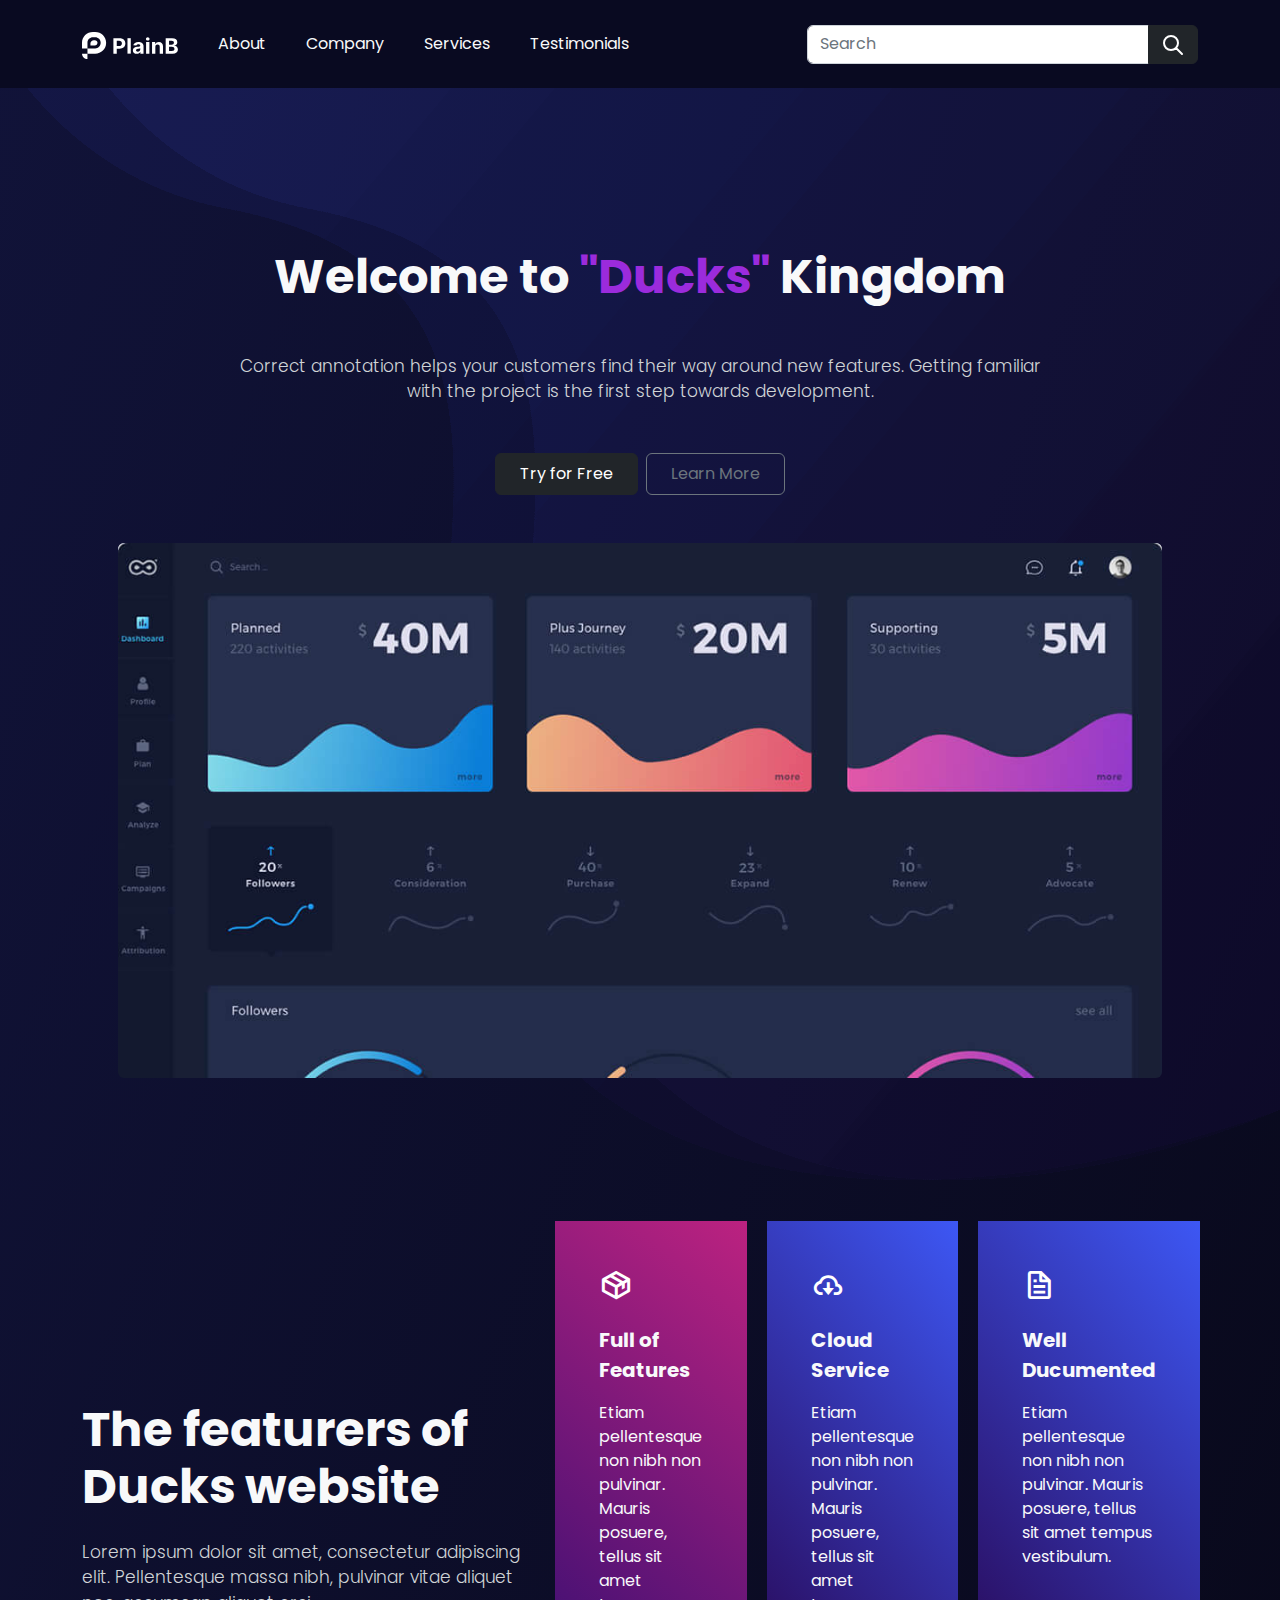
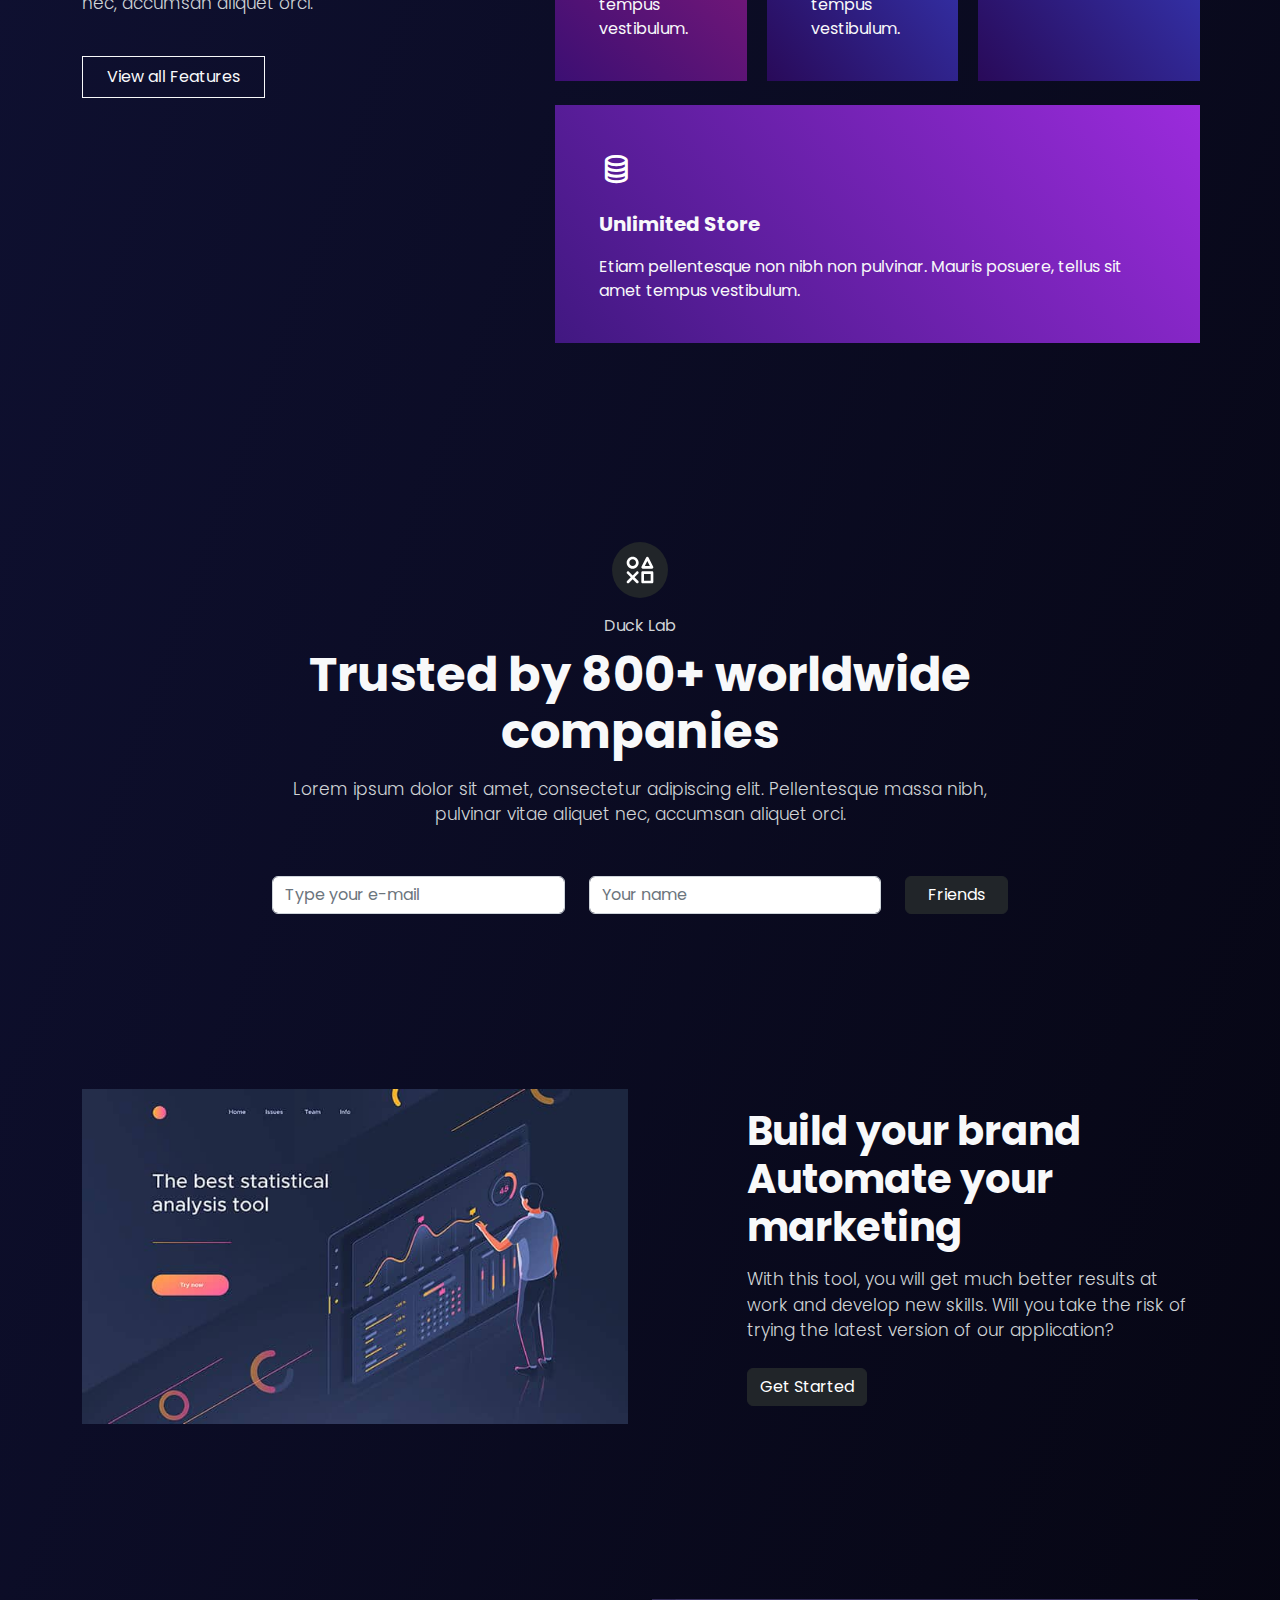
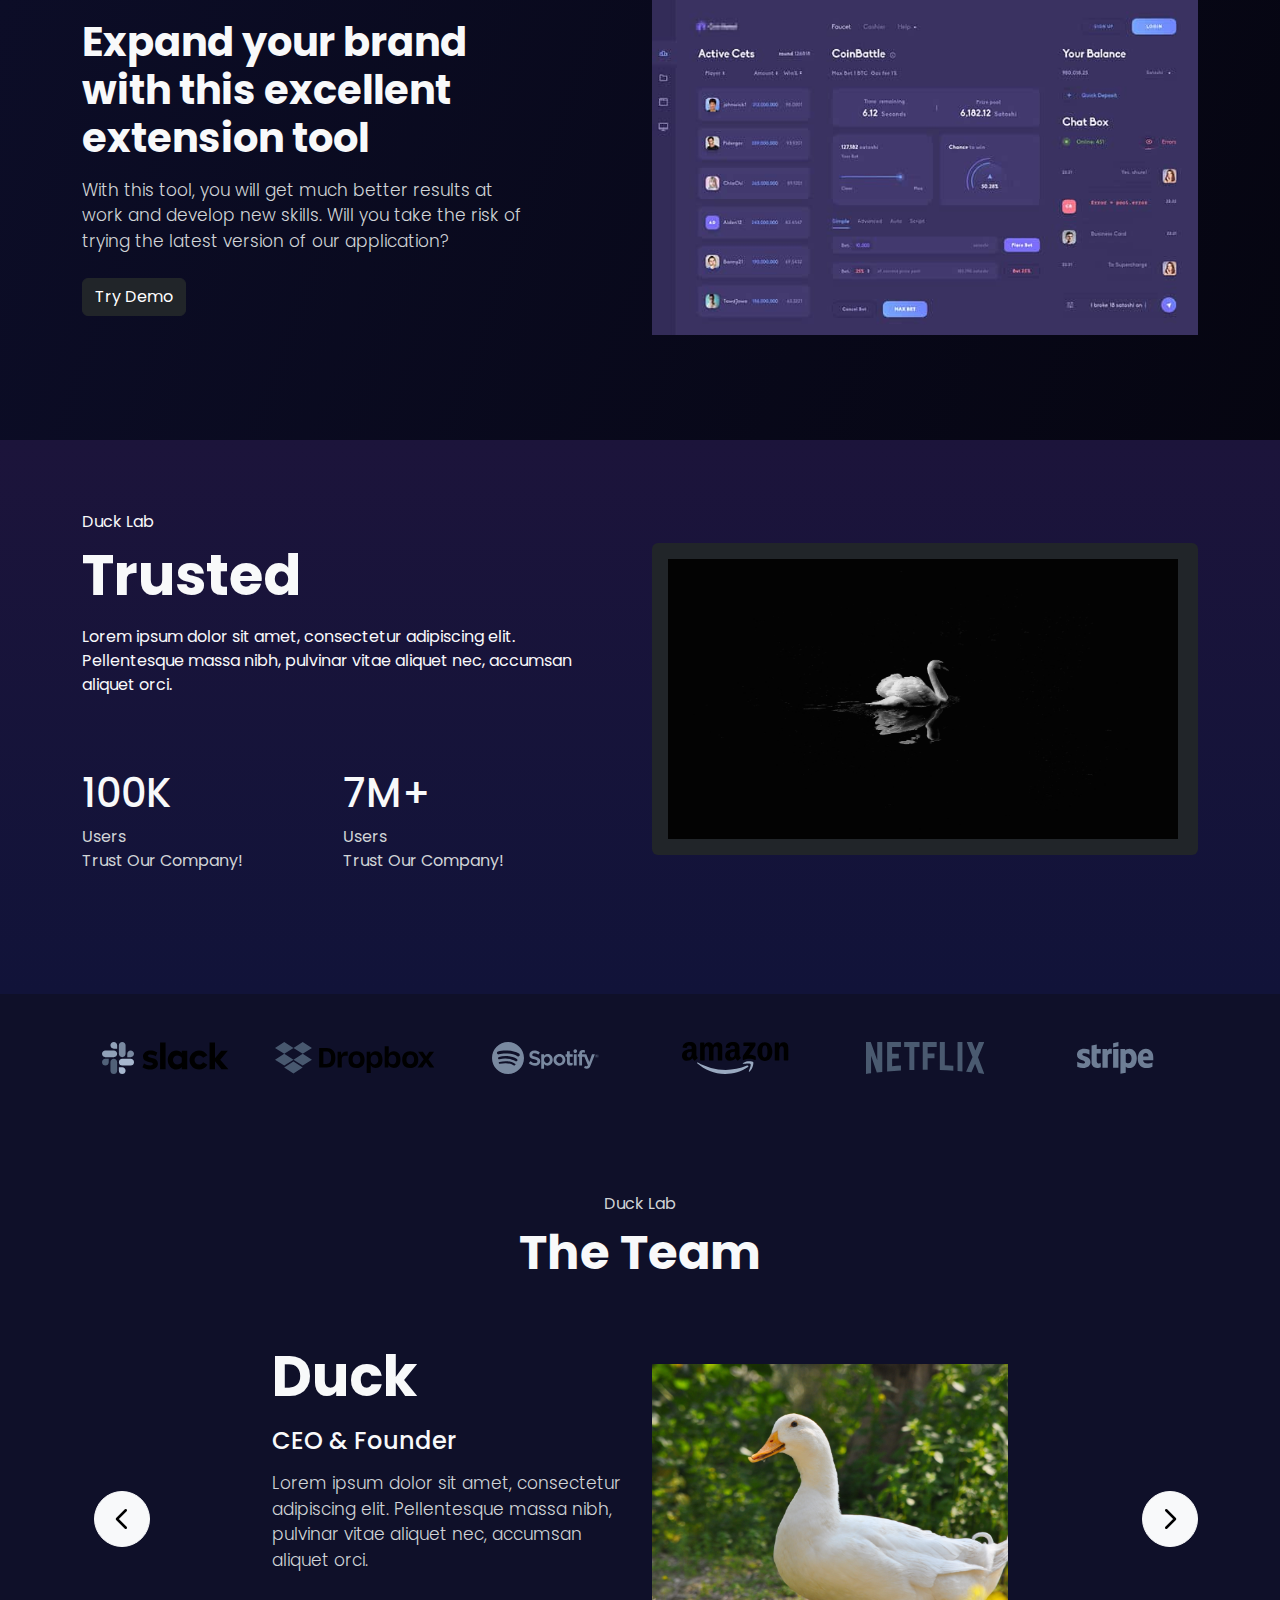
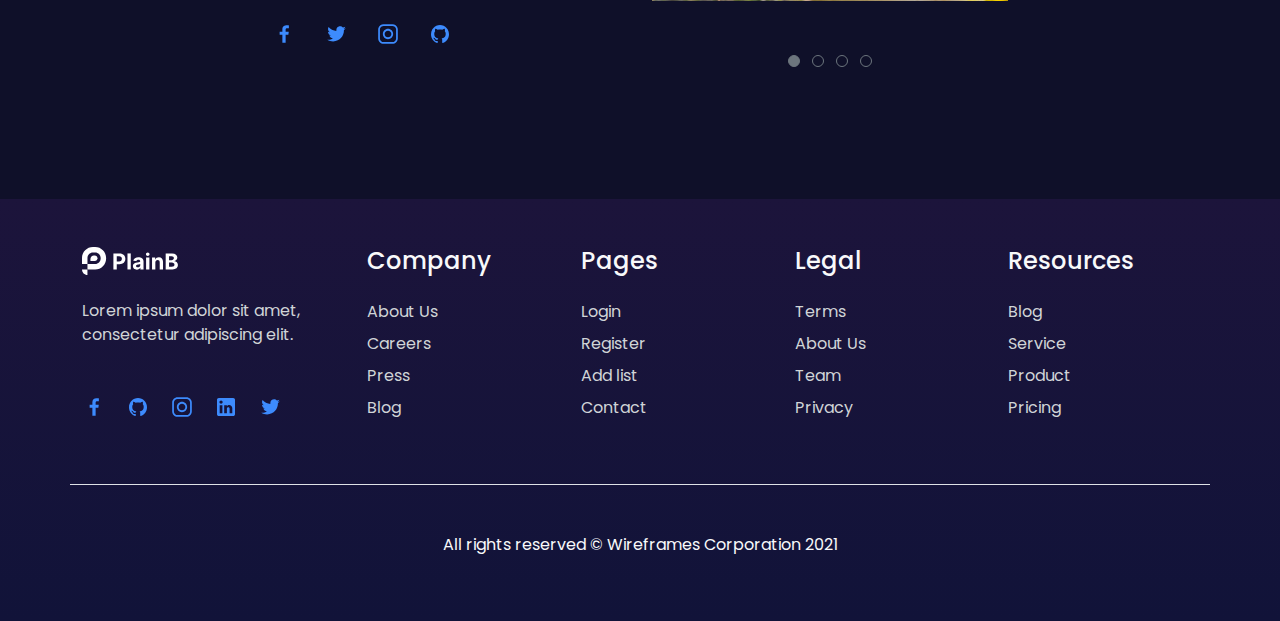
<file: public/index.html>
<!DOCTYPE html>
<html lang="en" data-bs-theme="dark">
<head>
    <title>Quack the Web</title>
    <meta charset="utf-8">
    <meta name="viewport" content="width=device-width, initial-scale=1, shrink-to-fit=no">
    <link rel="stylesheet" href="css/bootstrap/bootstrap.min.css">
    <link rel="icon" type="image/png" sizes="32x32" href="shuffle-for-bootstrap.png">
    <link rel="stylesheet" href="https://cdnjs.cloudflare.com/ajax/libs/font-awesome/6.3.0/css/all.min.css"/>
    <link href='https://unpkg.com/boxicons@2.0.7/css/boxicons.min.css' rel='stylesheet'>   
    <style>
      
      @import url('https://fonts.googleapis.com/css2?family=Poppins:wght@300;400;500;600;700&display=swap');

      *{
        font-family: 'Poppins', sans-serif;
      }
    @media screen and (min-width:992px){
      .navbar-expand-lg .navbar-collapse {
          display: flex !important;
          flex-basis: auto;
      }
    }
    .text-muted{
      color: #d0d4d7 !important;
    }

    .card-thing .one{
      background-image: linear-gradient(40deg, #3c0f73 0%, #bc2280 100%);
    }
    .card-thing .two{
      background-image: -webkit-linear-gradient(40deg, rgb(41, 10, 89) 0%, rgb(61, 87, 244) 100%);
    }
    .card-thing .three{
      background-image: -webkit-linear-gradient(40deg, rgb(41, 10, 89) 0%, rgb(61, 87, 244) 100%);
    }
    .card-thing .four{
      background-image: -webkit-linear-gradient(40deg, rgb(65, 24, 129) 0%, #9b2bdc 100%);
    }
    .card-thing .one,
    .card-thing .two,
    .card-thing .three,
    .card-thing .four{
      padding: 40px 44px;
      margin-inline: 10px;
    }
    </style>
</head>
<body style="background: linear-gradient(290deg, #030207 0%, #111339 100%);">
    <div class="container-fluid" style="padding: 0;">
                        
      <nav class="navbar fixed-top navbar-expand-lg navbar-dark py-4" style="background: #090a21;">
        <div class="container">
          <a class="navbar-brand" href="#">
            <img class="img-fluid" src="bootstrap5-plain-assets/logos/plainb-logo-white.svg" alt="" width="96px">
          </a>
          <button class="navbar-toggler" type="button" data-bs-toggle="collapse" data-bs-target="#nav06" aria-controls="nav06" aria-expanded="false" aria-label="Toggle navigation">
            <span class="navbar-toggler-icon"></span>
          </button>
          <div class="collapse navbar-collapse" id="nav06">
            <ul class="navbar-nav mt-3 mt-lg-0 mb-3 mb-lg-0 ms-lg-3">
              <li class="nav-item me-4"><a class="nav-link text-light" href="#">About</a></li>
              <li class="nav-item me-4"><a class="nav-link text-light" href="#">Company</a></li>
              <li class="nav-item me-4"><a class="nav-link text-light" href="#">Services</a></li>
              <li class="nav-item"><a class="nav-link text-light" href="#">Testimonials</a></li>
            </ul>
          </div>
          <div class="d-none d-lg-flex" action="">
            <div class="input-group">
              <input class="form-control" type="search" placeholder="Search" aria-label="Search">
              <button class="btn btn-dark" type="submit">
                <svg xmlns="http://www.w3.org/2000/svg" fill="none" viewbox="0 0 24 24" stroke="currentColor" style="width: 24px;height: 24px">
                  <path stroke-linecap="round" stroke-linejoin="round" stroke-width="2" d="M21 21l-6-6m2-5a7 7 0 11-14 0 7 7 0 0114 0z"></path>
                </svg>
              </button>
            </div>
          </div>
        </div>
      </nav>
                        
      <section style="padding-bottom: 256px; padding-top: 200px; position: relative;" >
        <div class=" pt-5 text-light" style="padding-bottom: 256px;">
          <div class="container mb-5">
            <div class="row position-relative">
              <div class="col-12 col-lg-9 mx-auto text-center mb-5">
                <h2 class="display-5 fw-bold mb-5">Welcome to <span style="color: #9b2bdc;"> "Ducks" </span> Kingdom</h2>
                <p class="lead text-muted mb-5" style="font-size: 17px;">Correct annotation helps your customers find their way around new features. Getting familiar with the project is the first step towards development.</p>
                <div><a class="btn btn-dark py-2 px-4 me-2" href="sign-up.php">Try for Free</a><a class="btn py-2 px-4 btn-outline-secondary" href="about-us.php">Learn More</a></div>
              </div>
              <div class="position-relative col-12 col-lg-11 mx-auto">
                <img class="position-absolute top-0 start-0 mx-auto px-4 px-md-0 img-fluid rounded" style=" object-fit: cover;" src="image/dashboard.jpg" alt="">
              </div>
            </div>
          </div>
        </div>
        <img src="image/Group-47545.png" alt="" class="img-bg" style="position: absolute; top: 0; right: 0; z-index: -1;">
      </section>
                        
      <section class=" text-light" style="padding-bottom: 105px; padding-top: 70px;">
        <div class="container">
          <div class="row align-items-center justify-content-center">
            <div class="col-12 col-md-9 col-lg-5 col-xl-5">
              <div class="mx-auto mb-5">
                <h2 class="display-5 fw-bold mt-2 mb-4">The featurers of Ducks website</h2>
                <p class="lead text-muted mb-4 mt-2" style="font-size: 17px;">Lorem ipsum dolor sit amet, consectetur adipiscing elit. Pellentesque massa nibh, pulvinar vitae aliquet nec, accumsan aliquet orci.</p>
                <a class="btn btn-outline-light d-inline-block rounded-0 py-2 px-4 mt-3" href="#">View all Features</a>
              </div>
            </div>
            <div class="col-12 col-md-9 col-lg-7 ">
              <div class="row mt-5 card-thing">
                <div class="col one mb-4">
                  <span class="d-flex mb-2 align-items-center rounded-circle bg-transparent text-white" style="width: 48px;height: 48px; font-size: 34px;"><i class="bx bx-package"></i></span>
                  <p class="mt-3 mb-0 lead" style="font-weight: bold;">Full of Features</p>
                  <p class="mt-3 mb-0 ">Etiam pellentesque non nibh non pulvinar. Mauris posuere, tellus sit amet tempus vestibulum.</p>
                </div>
                <div class="col two mb-4">
                  <span class="d-flex mb-2 align-items-center rounded-circle bg-transparent text-white" style="width: 48px;height: 48px; font-size: 34px;"><i class="bx bx-cloud-download"></i></span>
                  <p class="mt-3 mb-0 lead" style="font-weight: bold;">Cloud Service</p>
                  <p class="mt-3 mb-0 ">Etiam pellentesque non nibh non pulvinar. Mauris posuere, tellus sit amet tempus vestibulum.</p>
                </div>
                <div class="col three mb-4 mb-mb-0">
                  <span class="d-flex mb-2 align-items-center rounded-circle bg-transparent text-white" style="width: 48px;height: 48px; font-size: 34px;"><i class="bx bx-file"></i></span>
                  <p class="mt-3 mb-0 lead" style="font-weight: bold;">Well Ducumented</p>
                  <p class="mt-3 mb-0 ">Etiam pellentesque non nibh non pulvinar. Mauris posuere, tellus sit amet tempus vestibulum.</p>
                </div>
                <div class="col four mb-4">
                  <span class="d-flex mb-2 align-items-center rounded-circle bg-transparent text-white" style="width: 48px;height: 48px; font-size: 34px;"><i class="bx bx-coin-stack"></i></span>
                  <p class="mt-3 mb-0 lead" style="font-weight: bold;">Unlimited Store</p>
                  <p class="mt-3 mb-0 ">Etiam pellentesque non nibh non pulvinar. Mauris posuere, tellus sit amet tempus vestibulum.</p>
                </div>
              </div>
            </div>
          </div>
        </div>
      </section>
                        
      <section class=" text-light" style="padding-bottom: 105px; padding-top: 70px;">
        <div class="container text-center">
          <div class="row justify-content-center">
            <div class="col-12 col-lg-10 col-xl-8">
              <span class="d-flex justify-content-center align-items-center mb-3 mx-auto rounded-circle bg-dark text-white" style="width: 56px;height: 56px">
                <svg width="32" height="32" viewbox="0 0 32 32" fill="none" xmlns="http://www.w3.org/2000/svg">
                  <path d="M18.1332 14.5333C18.2665 14.6667 18.3998 14.6667 18.6665 14.6667H27.9998C28.7998 14.6667 29.3332 14.1333 29.3332 13.3333C29.3332 13.0667 29.3332 12.9333 29.1998 12.8L24.5332 3.46667C24.1332 2.8 23.3332 2.53334 22.6665 2.93334C22.5332 3.06667 22.2665 3.2 22.1332 3.46667L17.4665 12.8C17.1998 13.3333 17.4665 14.1333 18.1332 14.5333ZM23.3332 6.93334L25.8665 12H20.7998L23.3332 6.93334ZM8.6665 2.66667C5.33317 2.66667 2.6665 5.33334 2.6665 8.66667C2.6665 12 5.33317 14.6667 8.6665 14.6667C11.9998 14.6667 14.6665 12 14.6665 8.66667C14.6665 5.33334 11.9998 2.66667 8.6665 2.66667ZM8.6665 12C6.79984 12 5.33317 10.5333 5.33317 8.66667C5.33317 6.80001 6.79984 5.33334 8.6665 5.33334C10.5332 5.33334 11.9998 6.80001 11.9998 8.66667C11.9998 10.5333 10.5332 12 8.6665 12ZM14.2665 17.7333C13.7332 17.2 12.9332 17.2 12.3998 17.7333L8.6665 21.4667L4.93317 17.7333C4.39984 17.2 3.59984 17.2 3.0665 17.7333C2.53317 18.2667 2.53317 19.0667 3.0665 19.6L6.79984 23.3333L3.0665 27.0667C2.53317 27.6 2.53317 28.4 3.0665 28.9333C3.59984 29.4667 4.39984 29.4667 4.93317 28.9333L8.6665 25.2L12.3998 28.9333C12.9332 29.4667 13.7332 29.4667 14.2665 28.9333C14.7998 28.4 14.7998 27.6 14.2665 27.0667L10.5332 23.3333L14.2665 19.6C14.7998 19.0667 14.7998 18.2667 14.2665 17.7333ZM27.9998 17.3333H18.6665C17.8665 17.3333 17.3332 17.8667 17.3332 18.6667V28C17.3332 28.8 17.8665 29.3333 18.6665 29.3333H27.9998C28.7998 29.3333 29.3332 28.8 29.3332 28V18.6667C29.3332 17.8667 28.7998 17.3333 27.9998 17.3333ZM26.6665 26.6667H19.9998V20H26.6665V26.6667Z" fill="CurrentColor"></path>
                </svg>
              </span>
              <span class="text-muted">Duck Lab</span>
              <h2 class="display-5 fw-bold mt-2 mb-3">Trusted by 800+ worldwide companies</h2>
              <p class="lead text-muted mb-5" style="font-size: 17px;">Lorem ipsum dolor sit amet, consectetur adipiscing elit. Pellentesque massa nibh, pulvinar vitae aliquet nec, accumsan aliquet orci.</p>
              <form action="#">
                <div class="row justify-content-center">
                  <div class="col-12 col-md-8 col-lg-5 mb-3 mb-lg-0">
                    <input class="form-control" type="e-mail" placeholder="Type your e-mail">
                  </div>
                  <div class="col-12 col-md-8 col-lg-5 mb-3 mb-lg-0">
                    <input class="form-control" type="name" placeholder="Your name">
                  </div>
                  <div class="col-12 col-md-8 col-lg-2">
                    <button class="btn btn-dark w-100">Friends</button>
                  </div>
                </div>
              </form>
            </div>
          </div>
        </div>
      </section>
                        
      <section class=" text-light" style="padding-bottom: 105px; padding-top: 70px;">
        <div class="container">
          <div class="row align-items-center">
            <div class="col-12 col-md-6 mb-5 mb-md-0">
              <img class="img-fluid" src="image/featured_img_one.jpg" alt="">
            </div>
            <div class="col-12 col-md-5 ms-auto">
              <h2 class="display-6 fw-bold mb-3">Build your brand Automate your marketing</h2>
              <p class="lead text-muted mb-4" style="font-size: 17px;">With this tool, you will get much better results at work and develop new skills. Will you take the risk of trying the latest version of our application?</p>
              <a class="btn btn-dark" href="#">Get Started</a>
            </div>
          </div>
        </div>
      </section>
                        
      <section class=" text-light" style="padding-bottom: 105px; padding-top: 70px;">
        <div class="container">
          <div class="row align-items-center">
            <div class="col-12 col-md-5 mb-5 mb-md-0">
              <h2 class="display-6 fw-bold mb-3">Expand your brand with this excellent extension tool</h2>
              <p class="lead text-muted mb-4" style="font-size: 17px;">With this tool, you will get much better results at work and develop new skills. Will you take the risk of trying the latest version of our application?</p>
              <a class="btn btn-dark" href="#">Try Demo</a>
            </div>
            <div class="col-12 col-md-6 ms-auto">
              <img class="img-fluid" src="image/featured_img_two.jpg" alt="">
            </div>
          </div>
        </div>
      </section>
                        
      <section class=" text-light" style="background: linear-gradient(180deg, #1c143b 0%, #111339 100%); padding-bottom: 105px; padding-top: 70px;">
        <div class="container">
          <div class="row align-items-center justify-content-center">
            <div class="col-12 col-md-10 col-lg-6 mb-4 mb-lg-0">
              <div class="pe-lg-5">
                <span >Duck Lab</span>
                <h2 class="display-4 fw-bold mt-2 mb-3 ">Trusted</h2>
                <p >Lorem ipsum dolor sit amet, consectetur adipiscing elit. Pellentesque massa nibh, pulvinar vitae aliquet nec, accumsan aliquet orci.</p>
                <div class="row mt-5 pt-4">
                  <div class="col-6">
                    <h2 class="display-6" style="font-weight: 500;">100K</h2>
                    <p class="text-muted">Users <br> Trust Our Company!</p>
                  </div>
                  <div class="col-6">
                    <h2 class="display-6" style="font-weight: 500;">7M+</h2>
                    <p class="text-muted">Users <br> Trust Our Company!</p>
                  </div>
                </div>
              </div>
            </div>
            <div class="col-12 col-md-10 col-lg-6">
              <div class="mx-auto img-fluid p-3 bg-dark rounded">
                <img src="image/ducks.jpg" width="510px" height="280px" alt="">
              </div>
            </div>
          </div>
        </div>
      </section>
           
      <section class="py-5 text-light" style="background: #0f1029;">
        <div class="container">
          <div class="row">
            <div class="col-12 col-md-4 col-lg-2 mb-5 mb-lg-0">
              <div>
                <img class="d-block mx-auto img-fluid" src="bootstrap5-plain-assets/logos/slack.svg" alt="">
              </div>
            </div>
            <div class="col-12 col-md-4 col-lg-2 mb-5 mb-lg-0">
              <div>
                <img class="d-block mx-auto img-fluid" src="bootstrap5-plain-assets/logos/dropbox.svg" alt="">
              </div>
            </div>
            <div class="col-12 col-md-4 col-lg-2 mb-5 mb-lg-0">
              <div>
                <img class="d-block mx-auto img-fluid" src="bootstrap5-plain-assets/logos/spotify.svg" alt="">
              </div>
            </div>
            <div class="col-12 col-md-4 col-lg-2 mb-5 mb-md-0">
              <div>
                <img class="d-block mx-auto img-fluid" src="bootstrap5-plain-assets/logos/amazon.svg" alt="">
              </div>
            </div>
            <div class="col-12 col-md-4 col-lg-2 mb-5 mb-md-0">
              <div>
                <img class="d-block mx-auto img-fluid" src="bootstrap5-plain-assets/logos/netflix.svg" alt="">
              </div>
            </div>
            <div class="col-12 col-md-4 col-lg-2">
              <div>
                <img class="d-block mx-auto img-fluid" src="bootstrap5-plain-assets/logos/stripe.svg" alt="">
              </div>
            </div>
          </div>
        </div>
      </section>

      <section class="position-relative text-light" style="background: #0f1029; padding-bottom: 105px; padding-top: 70px;">
        <div class="container">
          <div class="row align-items-center">
            <div class="col-12 mx-auto text-center">
              <span class="text-muted">Duck Lab</span>
              <h2 class="display-5 fw-bold mt-2 mb-3">The Team</h2>
              <p class="lead text-muted"> <br></p>
            </div>
            <div class="col-12 col-lg-auto"></div>
            <button class="d-none d-lg-block btn btn-light rounded-circle" style="width: 56px;height: 56px">
              <svg class="text-black" xmlns="http://www.w3.org/2000/svg" fill="none" viewbox="0 0 24 24" stroke="currentColor">
                <path stroke-linecap="round" stroke-linejoin="round" stroke-width="2" d="M15 19l-7-7 7-7"></path>
              </svg>
            </button>
            <div class="col-12 col-lg-8 mx-auto">
              <div class="row align-items-center">
                <div class="col-12 col-lg-6">
                  <h2 class="display-4 fw-bold mb-3">Duck</h2>
                  <h4 class="mb-3">CEO &amp; Founder</h4>
                  <p class="lead text-muted mb-5" style="font-size: 17px;">Lorem ipsum dolor sit amet, consectetur adipiscing elit. Pellentesque massa nibh, pulvinar vitae aliquet nec, accumsan aliquet orci.</p>
                  <div class="mb-5">
                    <a class="d-inline-block me-4" href="#">
                      <img src="bootstrap5-plain-assets/socials/facebook.svg">
                    </a>
                    <a class="d-inline-block me-4" href="#">
                      <img src="bootstrap5-plain-assets/socials/twitter.svg">
                    </a>
                    <a class="d-inline-block me-4" href="#">
                      <img src="bootstrap5-plain-assets/socials/instagram.svg">
                    </a>
                    <a class="d-inline-block me-4" href="#">
                      <img src="bootstrap5-plain-assets/socials/github.svg">
                    </a>
                  </div>
                </div>
                <div class="col-12 col-lg-6">
                  <img class="mb-5 img-fluid" src="image/duck.jpg" alt="">
                  <div class="text-center">
                    <button class="btn btn-secondary p-0 me-2 rounded-circle" style="width: 12px;height: 12px"></button>
                    <button class="btn btn-outline-secondary p-0 me-2 rounded-circle" style="width: 12px;height: 12px"></button>
                    <button class="btn btn-outline-secondary p-0 me-2 rounded-circle" style="width: 12px;height: 12px"></button>
                    <button class="btn btn-outline-secondary p-0 rounded-circle" style="width: 12px;height: 12px"></button>
                  </div>
                </div>
              </div>
            </div>
            <div class="col-12 col-lg-auto">
              <button class="d-none d-lg-block btn btn-light rounded-circle" style="width: 56px;height: 56px">
                <svg class="text-black" xmlns="http://www.w3.org/2000/svg" fill="none" viewbox="0 0 24 24" stroke="currentColor">
                  <path stroke-linecap="round" stroke-linejoin="round" stroke-width="2" d="M9 5l7 7-7 7"></path>
                </svg>
              </button>
            </div>
          </div>
        </div>
      </section>
                          
      <footer class="py-5 text-light" style="background: linear-gradient(180deg, #1c143b 0%, #111339 100%);">
        <div class="container" style="text-decoration: none;">
          <div class="row border-bottom">
            <div class="col-12 col-lg-3 mb-5">
              <a class="d-inline-block mb-4" href="#">
                <img class="img-fluid" src="bootstrap5-plain-assets/logos/plainb-logo-white.svg" alt="" width="96px">
              </a>
              <p class="text-muted mb-5">Lorem ipsum dolor sit amet, consectetur adipiscing elit.</p>
              <div>
                <a class="d-inline-block me-3" href="#">
                  <img class="mx-auto img-fluid" src="bootstrap5-plain-assets/socials/facebook.svg">
                </a>
                <a class="d-inline-block me-3" href="#">
                  <img class="mx-auto img-fluid" src="bootstrap5-plain-assets/socials/github.svg">
                </a>
                <a class="d-inline-block me-3" href="#">
                  <img class="mx-auto img-fluid" src="bootstrap5-plain-assets/socials/instagram.svg">
                </a>
                <a class="d-inline-block me-3" href="#">
                  <img class="mx-auto img-fluid" src="bootstrap5-plain-assets/socials/linkedin.svg">
                </a>
                <a class="d-inline-block" href="#">
                  <img class="mx-auto img-fluid" src="bootstrap5-plain-assets/socials/twitter.svg">
                </a>
              </div>
            </div>
            <div class="col-12 col-lg-9">
              <div class="row">
                <div class="col-12 col-md-6 col-lg-3 mb-5">
                  <h4 class="mb-4">Company</h4>
                  <ul class="list-unstyled">
                    <li class="mb-2"><a class="text-muted" style="text-decoration: none;" href="#">About Us</a></li>
                    <li class="mb-2"><a class="text-muted" style="text-decoration: none;" href="#">Careers</a></li>
                    <li class="mb-2"><a class="text-muted" style="text-decoration: none;" href="#">Press</a></li>
                    <li><a class="text-muted" style="text-decoration: none;" href="#">Blog</a></li>
                  </ul>
                </div>
                <div class="col-12 col-md-6 col-lg-3 mb-5">
                  <h4 class="mb-4">Pages</h4>
                  <ul class="list-unstyled">
                    <li class="mb-2"><a class="text-muted" style="text-decoration: none;" href="#">Login</a></li>
                    <li class="mb-2"><a class="text-muted" style="text-decoration: none;" href="#">Register</a></li>
                    <li class="mb-2"><a class="text-muted" style="text-decoration: none;" href="#">Add list</a></li>
                    <li><a class="text-muted" style="text-decoration: none;" href="#">Contact</a></li>
                  </ul>
                </div>
                <div class="col-12 col-md-6 col-lg-3 mb-5">
                  <h4 class="mb-4">Legal</h4>
                  <ul class="list-unstyled">
                    <li class="mb-2"><a class="text-muted" style="text-decoration: none;" href="#">Terms</a></li>
                    <li class="mb-2"><a class="text-muted" style="text-decoration: none;" href="#">About Us</a></li>
                    <li class="mb-2"><a class="text-muted" style="text-decoration: none;" href="#">Team</a></li>
                    <li><a class="text-muted" style="text-decoration: none;" href="#">Privacy</a></li>
                  </ul>
                </div>
                <div class="col-12 col-md-6 col-lg-3 mb-5">
                  <h4 class="mb-4">Resources</h4>
                  <ul class="list-unstyled">
                    <li class="mb-2"><a class="text-muted" style="text-decoration: none;" href="#">Blog</a></li>
                    <li class="mb-2"><a class="text-muted" style="text-decoration: none;" href="#">Service</a></li>
                    <li class="mb-2"><a class="text-muted" style="text-decoration: none;" href="#">Product</a></li>
                    <li><a class="text-muted" style="text-decoration: none;" href="#">Pricing</a></li>
                  </ul>
                </div>
              </div> 
            </div>
          </div>
          <div class="pt-5 text-center">
            <p>All rights reserved © Wireframes Corporation 2021</p>
          </div>
        </div>
      </footer>
            </div>
    <script src="js/bootstrap/bootstrap.bundle.min.js"></script>
</body>
</html>
</file>
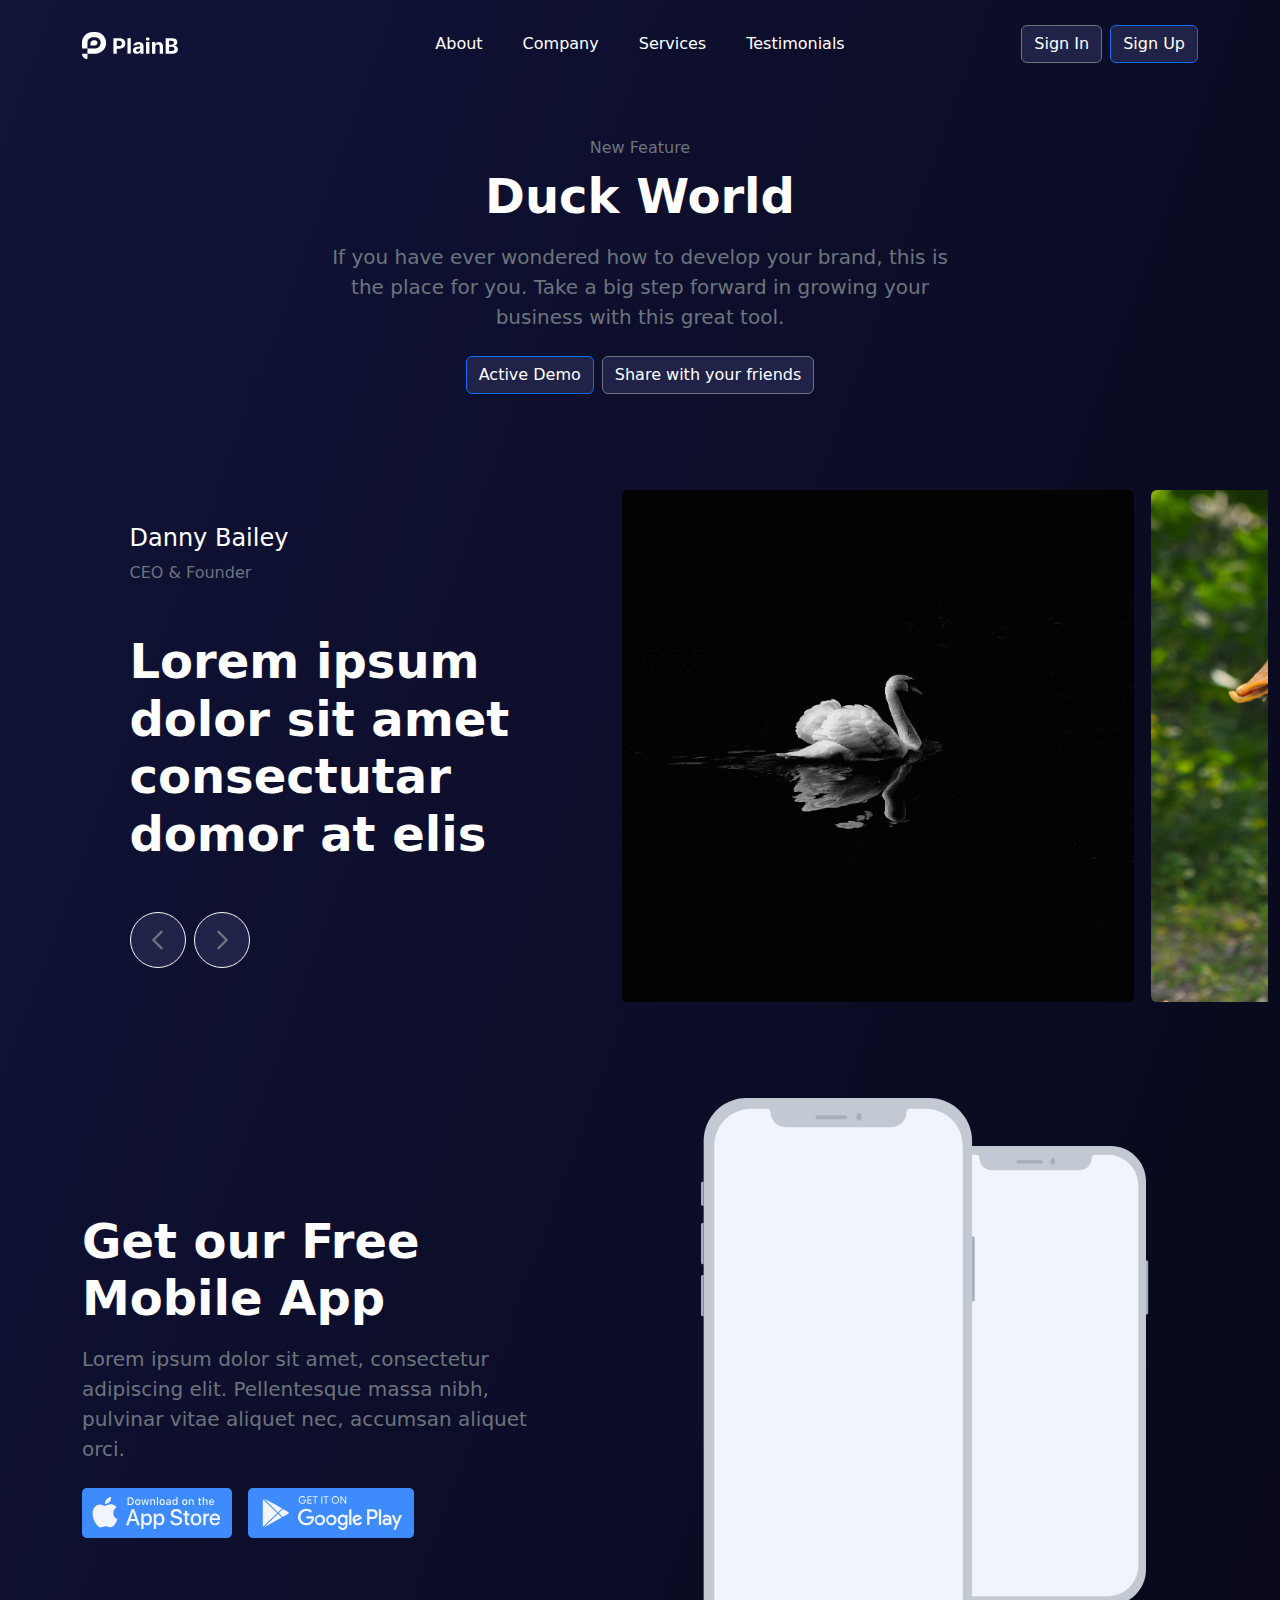
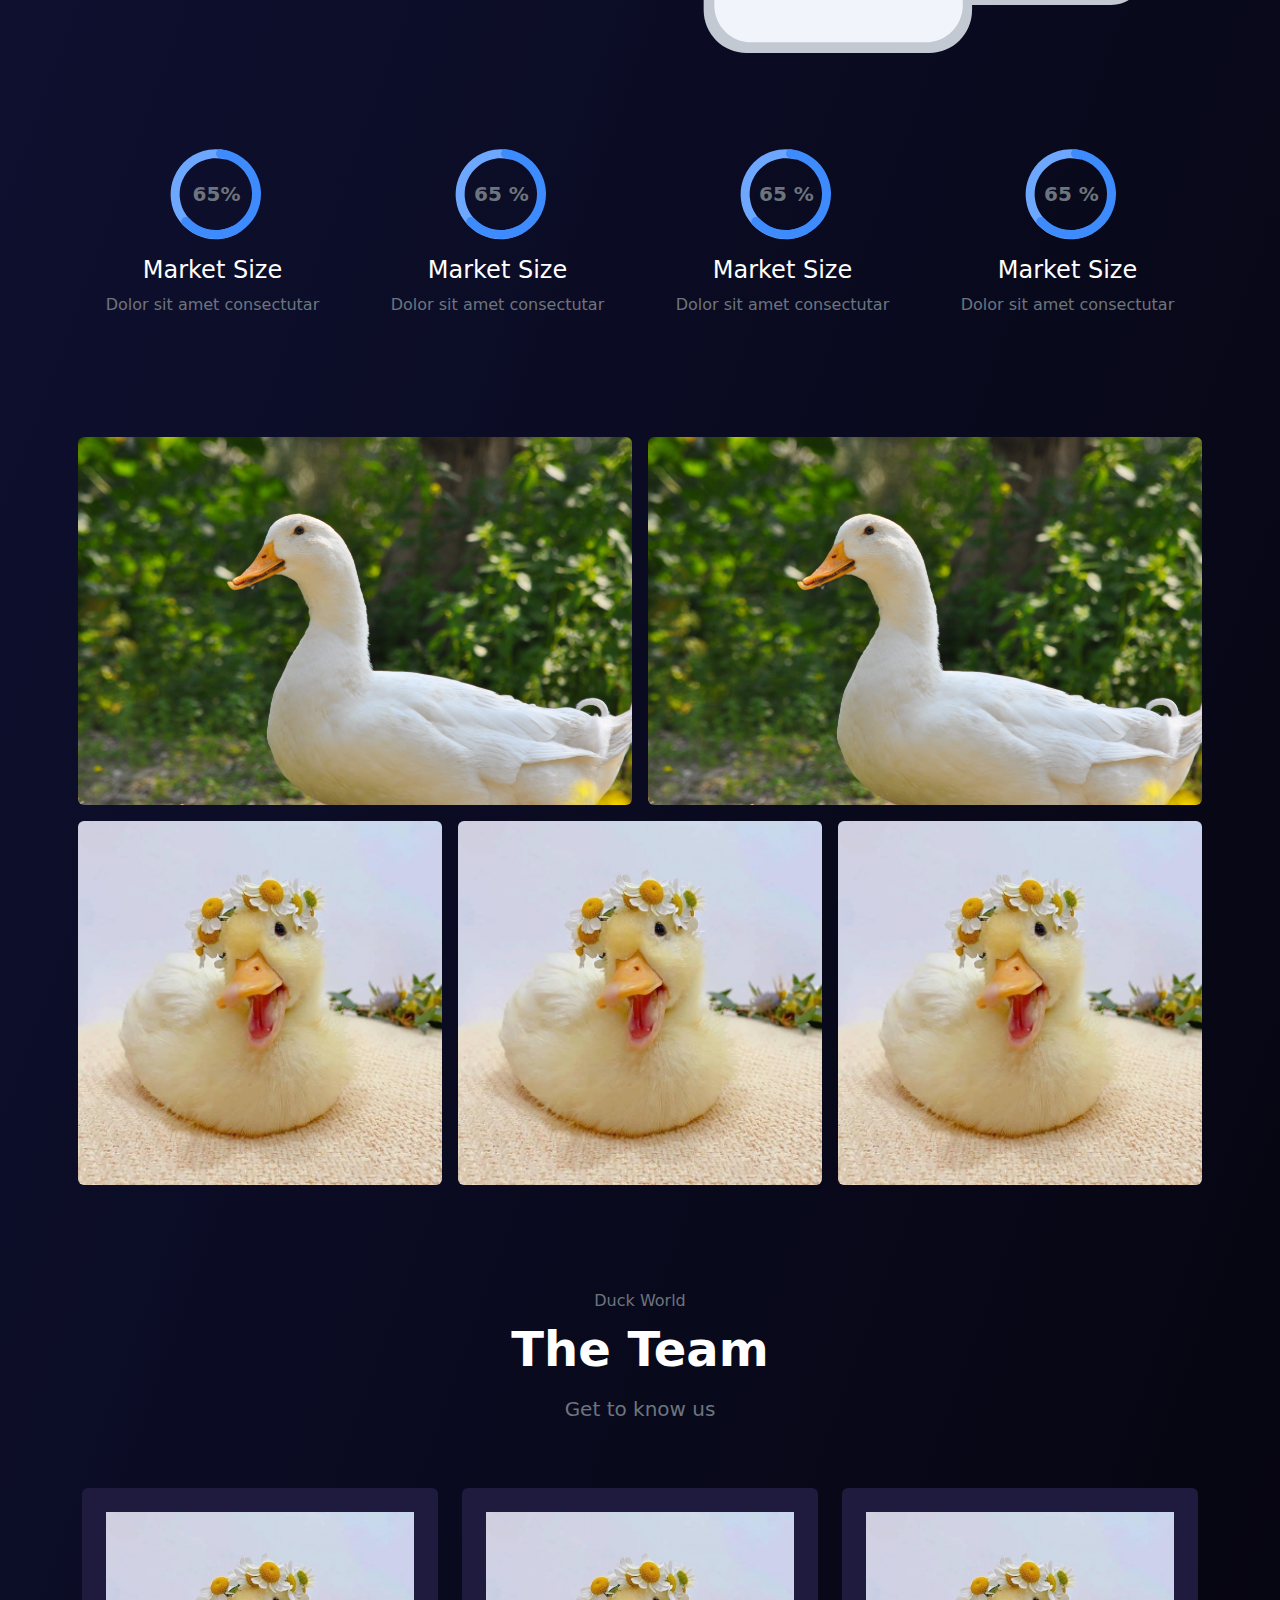
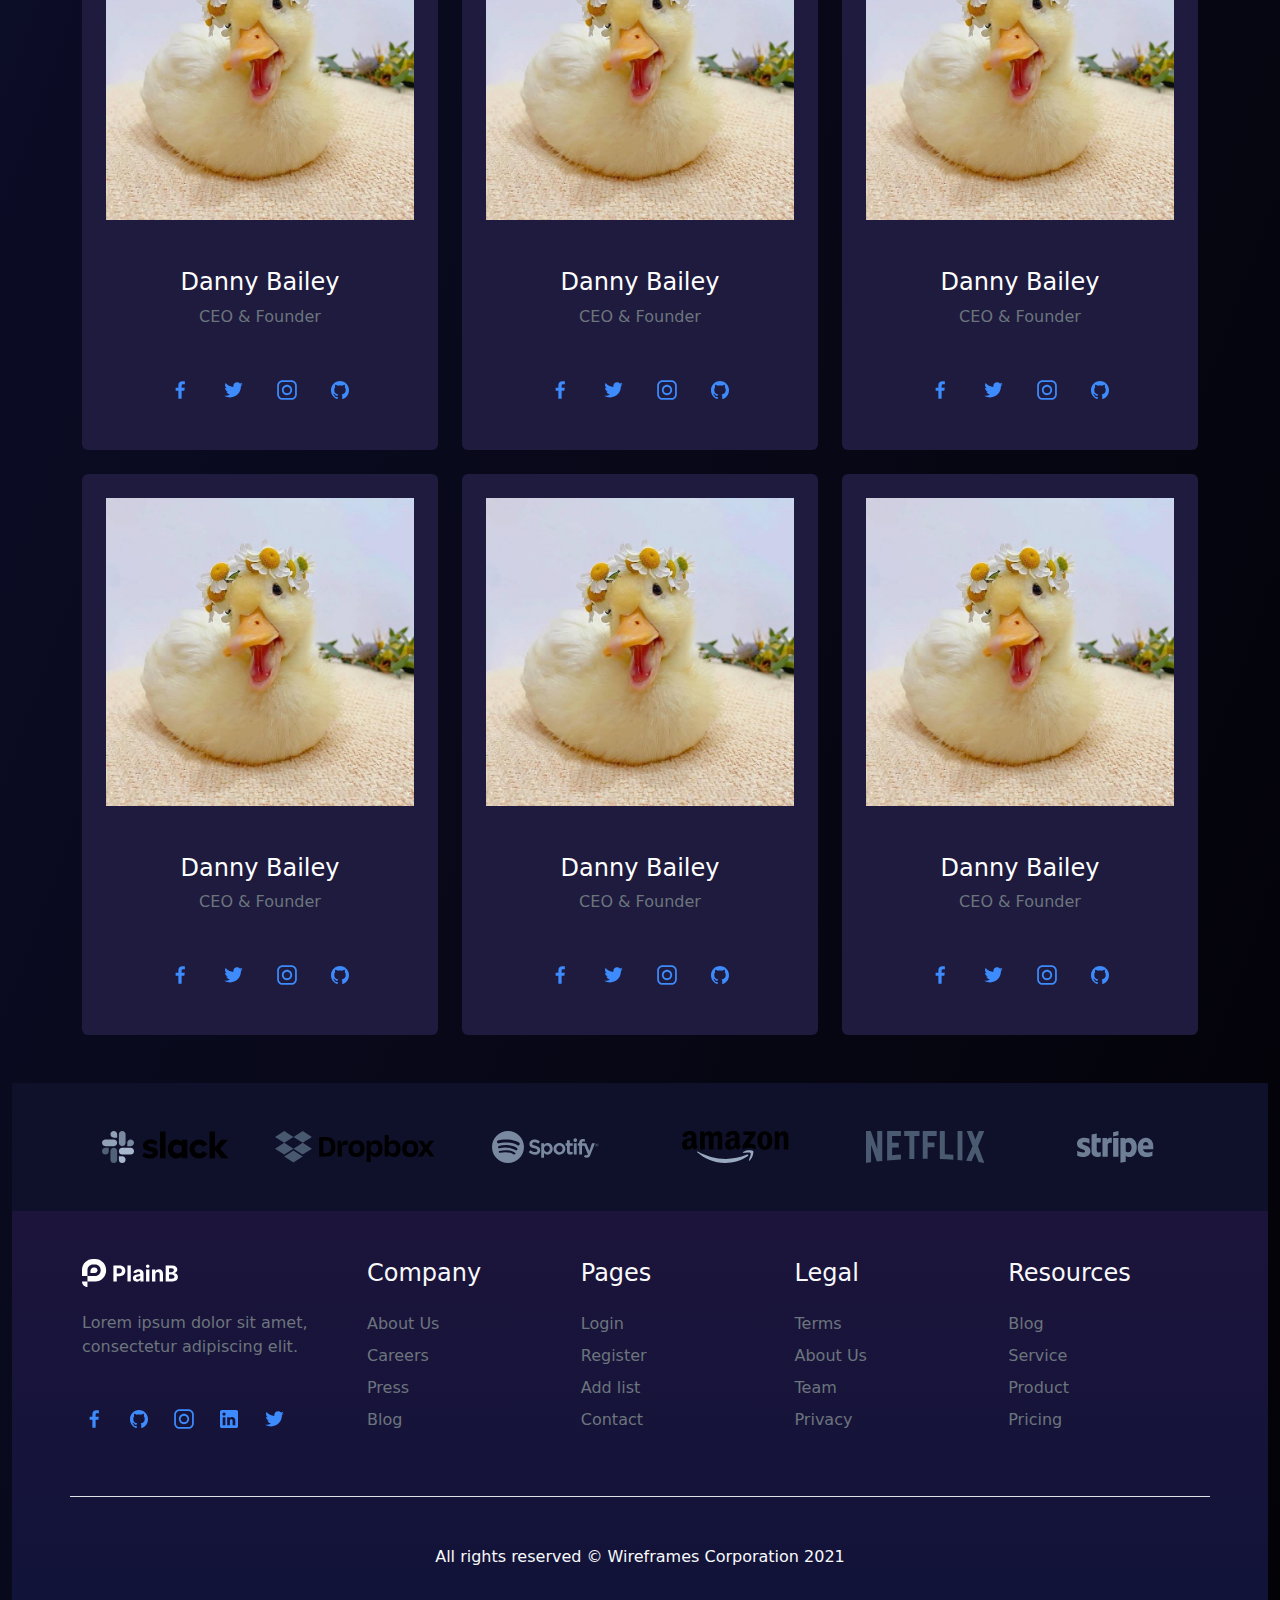
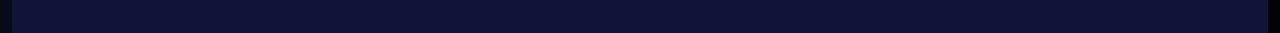
<file: public/about-us.html>
<!DOCTYPE html>
<html lang="en">
<head>
    <title>About Us</title>
    <meta charset="utf-8">
    <meta name="viewport" content="width=device-width, initial-scale=1, shrink-to-fit=no">
    <link rel="stylesheet" href="css/bootstrap/bootstrap.min.css">
    <link rel="icon" type="image/png" sizes="32x32" href="shuffle-for-bootstrap.png">
    <style>
      .form-control{
          background-color: #403D69;
          color: #918ec0;

      }
      .form-control:focus{
          background-color: #403D69;
          box-shadow: none;
          color: #a5a4ad;
      }
      .form-control :placeholder{
          color: #918ec0;
      }
      .btn{
          background: #212247;
          transition: all 0.3s ease;
          color: white;
      }
      .btn:hover{
          transition: all 0.3s ease;
      }
      .accordion-button{
        color: #918ec0;
      }
      .accordion-button:not(.collapsed) {
          color: #918ec0;
          background-color: #212247;
          box-shadow: none;
          border: 1px solid purple;
      }
      .accordion {
          --bs-accordion-color: white;
          --bs-accordion-bg: #212247;
          border-radius: 15px;
      }
    </style>
</head>
<body style="background: linear-gradient(290deg, #030207 0%, #111339 100%); color: white;">
    <div class="container-fluid">
                        
      <nav class="navbar navbar-expand-lg navbar-light py-4">
        <div class="container">
          <a class="navbar-brand" href="#">
            <img class="img-fluid" src="bootstrap5-plain-assets/logos/plainb-logo-white.svg" alt="" width="96px">
          </a>
          <button class="navbar-toggler" type="button" data-bs-toggle="collapse" data-bs-target="#nav08" aria-controls="nav08" aria-expanded="false" aria-label="Toggle navigation">
            <span class="navbar-toggler-icon"></span>
          </button>
          <div class="collapse navbar-collapse" id="nav08">
            <ul class="d-none d-lg-flex navbar-nav mx-auto mt-3 mt-lg-0 mb-3 mb-lg-0 position-absolute top-50 start-50 translate-middle">
              <li class="nav-item me-4"><a class="nav-link text-white" href="#">About</a></li>
              <li class="nav-item me-4"><a class="nav-link text-white" href="#">Company</a></li>
              <li class="nav-item me-4"><a class="nav-link text-white" href="#">Services</a></li>
              <li class="nav-item"><a class="nav-link text-white" href="#">Testimonials</a></li>
            </ul>
            <ul class="navbar-nav mt-3 mt-lg-0 mb-3 mb-lg-0 d-lg-none">
              <li class="nav-item me-4"><a class="nav-link text-white" href="#">About</a></li>
              <li class="nav-item me-4"><a class="nav-link text-white" href="#">Company</a></li>
              <li class="nav-item me-4"><a class="nav-link text-white" href="#">Services</a></li>
              <li class="nav-item"><a class="nav-link text-white" href="#">Testimonials</a></li>
            </ul>
            <div class="ms-lg-auto"><a class="btn btn-outline-secondary me-2" href="#">Sign In</a><a class="btn btn-primary" href="#">Sign Up</a></div>
          </div>
        </div>
      </nav>
                        
      <section class="py-5">
        <div class="container">
          <div class="row justify-content-center">
            <div class="col-12 col-lg-9 col-xl-7 text-center">
              <span class="text-muted">New Feature</span>
              <h2 class="display-5 fw-bold mt-2 mb-3">Duck World</h2>
              <p class="lead text-muted mb-4">If you have ever wondered how to develop your brand, this is the place for you. Take a big step forward in growing your business with this great tool.</p>
              <div class="d-flex flex-wrap justify-content-center"><a class="btn btn-primary me-2 mb-2 mb-sm-0" href="#">Active Demo</a><a class="btn btn-outline-secondary mb-2 mb-sm-0" href="#">Share with your friends</a></div>
            </div>
          </div>
        </div>
      </section>
                        
      <section class="position-relative py-5 overflow-hidden">
        <div class="container">
          <div class="row align-items-center justify-content-center">
            <div class="col-12 col-md-10 col-lg-5">
              <h4>Danny Bailey</h4>
              <p class="text-muted mb-5">CEO &amp; Founder</p>
              <h2 class="display-5 fw-bold mb-5">Lorem ipsum dolor sit amet consectutar domor at elis</h2>
              <div class="d-flex align-items-center">
                <button class="d-none d-lg-block btn btn-light rounded-circle me-2" style="width: 56px;height: 56px">
                  <svg class="text-muted" style="width: 28px; height: 28px;" xmlns="http://www.w3.org/2000/svg" fill="none" viewbox="0 0 24 24" stroke="currentColor">
                    <path stroke-linecap="round" stroke-linejoin="round" stroke-width="2" d="M15 19l-7-7 7-7"></path>
                  </svg>
                </button>
                <button class="d-none d-lg-block btn btn-light rounded-circle" style="width: 56px;height: 56px">
                  <svg class="text-muted" style="width: 28px; height: 28px;" xmlns="http://www.w3.org/2000/svg" fill="none" viewbox="0 0 24 24" stroke="currentColor">
                    <path stroke-linecap="round" stroke-linejoin="round" stroke-width="2" d="M9 5l7 7-7 7"></path>
                  </svg>
                </button>
              </div>
              <div class="d-flex d-lg-none mb-5">
                <button class="btn btn-light rounded-circle me-2" style="width: 56px;height: 56px">
                  <svg class="text-muted" style="width: 28px; height: 28px;" xmlns="http://www.w3.org/2000/svg" fill="none" viewbox="0 0 24 24" stroke="currentColor">
                    <path stroke-linecap="round" stroke-linejoin="round" stroke-width="2" d="M15 19l-7-7 7-7"></path>
                  </svg>
                </button>
                <button class="btn btn-light rounded-circle" style="width: 56px;height: 56px">
                  <svg class="text-muted" style="width: 28px; height: 28px;" xmlns="http://www.w3.org/2000/svg" fill="none" viewbox="0 0 24 24" stroke="currentColor">
                    <path stroke-linecap="round" stroke-linejoin="round" stroke-width="2" d="M9 5l7 7-7 7"></path>
                  </svg>
                </button>
              </div>
            </div>
            <div class="col-12 col-md-10 col-lg-6 position-relative">
              <img class="position-relative img-fluid d-block mx-auto rounded" style="width: 512px; height: 512px; object-fit: cover;" src="image/ducks.jpg" alt="">
              <img class="d-none d-lg-block position-absolute top-0 end-0 img-fluid rounded" style="width: 512px; height: 512px; margin-right: -500px; object-fit: cover;" src="image/duck.jpg" alt="">
            </div>
          </div>
        </div>
      </section>
                        
      <section class="py-5">
        <div class="container">
          <div class="row align-items-center">
            <div class="col-12 col-md-7 col-lg-5 mx-auto mx-lg-0 mb-5 mb-lg-0">
              <div>
                <h2 class="mb-3 display-5 fw-bold">Get our Free Mobile App</h2>
                <p class="lead text-muted mb-4">Lorem ipsum dolor sit amet, consectetur adipiscing elit. Pellentesque massa nibh, pulvinar vitae aliquet nec, accumsan aliquet orci.</p>
                <div class="d-flex flex-wrap">
                  <a class="me-3 mb-3 mb-sm-0" href="#">
                    <img src="bootstrap5-plain-assets/images/buttons/app-store.svg" alt="">
                  </a>
                  <a href="#">
                    <img src="bootstrap5-plain-assets/images/buttons/google-play.svg" alt="">
                  </a>
                </div>
              </div>
            </div>
            <div class="col-12 col-lg-6 offset-xl-1">
              <img class="d-block mx-auto img-fluid" src="bootstrap5-plain-assets/images/devices/2-devices.svg" alt="">
            </div>
          </div>
        </div>
      </section>
                        
      <section class="py-5">
        <div class="container">
          <div class="row align-items-center">
            <div class="col-12 col-md-6 col-lg-3 text-center mb-5 mb-lg-0">
              <div class="position-relative mx-auto mb-3">
                <div class="d-flex justify-content-center align-items-center position-absolute top-50 start-50 translate-middle">
                  <p class="ps-2 mb-0 h5 fw-bold text-muted">65%</p>
                </div>
                <span class="position-relative">
                  <svg class="me-3" width="69" height="91" viewbox="0 0 69 91" fill="none" xmlns="http://www.w3.org/2000/svg">
                    <path d="M67.9865 79.0753C69.3577 81.148 68.7977 83.9622 66.5984 85.1196C61.1443 87.99 55.1436 89.717 48.9653 90.1747C41.2869 90.7435 33.5909 89.3326 26.6136 86.077C19.6362 82.8215 13.6109 77.8301 9.11396 71.5803C4.61701 65.3306 1.79884 58.0315 0.92903 50.3813C0.0592193 42.7311 1.16686 34.9857 4.146 27.8859C7.12514 20.7861 11.8761 14.5695 17.9445 9.83067C24.0129 5.09182 31.1957 1.98927 38.8058 0.819781C44.9292 -0.12122 51.1644 0.214628 57.1237 1.78733C59.5267 2.42151 60.7042 5.03807 59.8333 7.36576C58.9623 9.69345 56.3723 10.8445 53.9542 10.2706C49.4528 9.20231 44.7734 9.00838 40.1729 9.71535C34.0848 10.6509 28.3385 13.133 23.4838 16.9241C18.6291 20.7151 14.8283 25.6884 12.445 31.3683C10.0617 37.0481 9.17557 43.2444 9.87142 49.3646C10.5673 55.4847 12.8218 61.324 16.4194 66.3238C20.0169 71.3236 24.8372 75.3167 30.419 77.9212C36.0009 80.5256 42.1577 81.6543 48.3004 81.1993C52.9422 80.8554 57.4587 79.616 61.6053 77.5644C63.8329 76.4623 66.6152 77.0025 67.9865 79.0753Z" fill="#6EA8FE"></path>
                  </svg>
                </span>
                <span class="position-absolute top-0 start-0 bottom-0 end-0 ms-3">
                  <svg width="80" height="90" viewbox="0 0 80 90" fill="none" xmlns="http://www.w3.org/2000/svg">
                    <path d="M35 4.5C35 2.01472 37.0197 -0.02331 39.4926 0.224807C45.6251 0.840118 51.5826 2.71056 56.988 5.73768C63.7057 9.49981 69.3458 14.9227 73.3688 21.4876C77.3918 28.0525 79.663 35.5398 79.9653 43.2333C80.2676 50.9268 78.5908 58.5693 75.0953 65.4296C71.5998 72.2899 66.4025 78.1385 60.0007 82.4161C53.5988 86.6937 46.2064 89.2572 38.5307 89.8613C30.8549 90.4654 23.1526 89.0899 16.1603 85.8664C10.5342 83.2728 5.51919 79.5524 1.4168 74.9528C-0.23745 73.098 0.224183 70.2661 2.23482 68.8053C4.24545 67.3445 7.04073 67.8135 8.74082 69.6263C11.9056 73.0009 15.7013 75.7445 19.9283 77.6932C25.522 80.2719 31.6839 81.3723 37.8245 80.889C43.9651 80.4057 49.879 78.355 55.0005 74.9329C60.122 71.5108 64.2798 66.8319 67.0762 61.3437C69.8726 55.8554 71.2141 49.7415 70.9722 43.5866C70.7304 37.4318 68.9134 31.442 65.695 26.1901C62.4767 20.9381 57.9646 16.5998 52.5904 13.5901C48.5293 11.3159 44.0787 9.85769 39.4884 9.28088C37.0225 8.97102 35 6.98528 35 4.5Z" fill="#3d8bfd"></path>
                  </svg>
                </span>
              </div>
              <h4>Market Size</h4>
              <p class="text-muted">Dolor sit amet consectutar</p>
            </div>
            <div class="col-12 col-md-6 col-lg-3 text-center mb-5 mb-lg-0">
              <div class="position-relative mx-auto mb-3">
                <div class="d-flex justify-content-center align-items-center position-absolute top-50 start-50 translate-middle">
                  <p class="ps-2 mb-0 h5 fw-bold text-muted">65 %</p>
                </div>
                <span class="position-relative">
                  <svg class="me-3" width="69" height="91" viewbox="0 0 69 91" fill="none" xmlns="http://www.w3.org/2000/svg">
                    <path d="M67.9865 79.0753C69.3577 81.148 68.7977 83.9622 66.5984 85.1196C61.1443 87.99 55.1436 89.717 48.9653 90.1747C41.2869 90.7435 33.5909 89.3326 26.6136 86.077C19.6362 82.8215 13.6109 77.8301 9.11396 71.5803C4.61701 65.3306 1.79884 58.0315 0.92903 50.3813C0.0592193 42.7311 1.16686 34.9857 4.146 27.8859C7.12514 20.7861 11.8761 14.5695 17.9445 9.83067C24.0129 5.09182 31.1957 1.98927 38.8058 0.819781C44.9292 -0.12122 51.1644 0.214628 57.1237 1.78733C59.5267 2.42151 60.7042 5.03807 59.8333 7.36576C58.9623 9.69345 56.3723 10.8445 53.9542 10.2706C49.4528 9.20231 44.7734 9.00838 40.1729 9.71535C34.0848 10.6509 28.3385 13.133 23.4838 16.9241C18.6291 20.7151 14.8283 25.6884 12.445 31.3683C10.0617 37.0481 9.17557 43.2444 9.87142 49.3646C10.5673 55.4847 12.8218 61.324 16.4194 66.3238C20.0169 71.3236 24.8372 75.3167 30.419 77.9212C36.0009 80.5256 42.1577 81.6543 48.3004 81.1993C52.9422 80.8554 57.4587 79.616 61.6053 77.5644C63.8329 76.4623 66.6152 77.0025 67.9865 79.0753Z" fill="#6EA8FE"></path>
                  </svg>
                </span>
                <span class="position-absolute top-0 start-0 bottom-0 end-0 ms-3">
                  <svg width="80" height="90" viewbox="0 0 80 90" fill="none" xmlns="http://www.w3.org/2000/svg">
                    <path d="M35 4.5C35 2.01472 37.0197 -0.02331 39.4926 0.224807C45.6251 0.840118 51.5826 2.71056 56.988 5.73768C63.7057 9.49981 69.3458 14.9227 73.3688 21.4876C77.3918 28.0525 79.663 35.5398 79.9653 43.2333C80.2676 50.9268 78.5908 58.5693 75.0953 65.4296C71.5998 72.2899 66.4025 78.1385 60.0007 82.4161C53.5988 86.6937 46.2064 89.2572 38.5307 89.8613C30.8549 90.4654 23.1526 89.0899 16.1603 85.8664C10.5342 83.2728 5.51919 79.5524 1.4168 74.9528C-0.23745 73.098 0.224183 70.2661 2.23482 68.8053C4.24545 67.3445 7.04073 67.8135 8.74082 69.6263C11.9056 73.0009 15.7013 75.7445 19.9283 77.6932C25.522 80.2719 31.6839 81.3723 37.8245 80.889C43.9651 80.4057 49.879 78.355 55.0005 74.9329C60.122 71.5108 64.2798 66.8319 67.0762 61.3437C69.8726 55.8554 71.2141 49.7415 70.9722 43.5866C70.7304 37.4318 68.9134 31.442 65.695 26.1901C62.4767 20.9381 57.9646 16.5998 52.5904 13.5901C48.5293 11.3159 44.0787 9.85769 39.4884 9.28088C37.0225 8.97102 35 6.98528 35 4.5Z" fill="#3d8bfd"></path>
                  </svg>
                </span>
              </div>
              <h4>Market Size</h4>
              <p class="text-muted">Dolor sit amet consectutar</p>
            </div>
            <div class="col-12 col-md-6 col-lg-3 text-center mb-5 mb-md-0">
              <div class="position-relative mx-auto mb-3">
                <div class="d-flex justify-content-center align-items-center position-absolute top-50 start-50 translate-middle">
                  <p class="ps-2 mb-0 h5 fw-bold text-muted">65 %</p>
                </div>
                <span class="position-relative">
                  <svg class="me-3" width="69" height="91" viewbox="0 0 69 91" fill="none" xmlns="http://www.w3.org/2000/svg">
                    <path d="M67.9865 79.0753C69.3577 81.148 68.7977 83.9622 66.5984 85.1196C61.1443 87.99 55.1436 89.717 48.9653 90.1747C41.2869 90.7435 33.5909 89.3326 26.6136 86.077C19.6362 82.8215 13.6109 77.8301 9.11396 71.5803C4.61701 65.3306 1.79884 58.0315 0.92903 50.3813C0.0592193 42.7311 1.16686 34.9857 4.146 27.8859C7.12514 20.7861 11.8761 14.5695 17.9445 9.83067C24.0129 5.09182 31.1957 1.98927 38.8058 0.819781C44.9292 -0.12122 51.1644 0.214628 57.1237 1.78733C59.5267 2.42151 60.7042 5.03807 59.8333 7.36576C58.9623 9.69345 56.3723 10.8445 53.9542 10.2706C49.4528 9.20231 44.7734 9.00838 40.1729 9.71535C34.0848 10.6509 28.3385 13.133 23.4838 16.9241C18.6291 20.7151 14.8283 25.6884 12.445 31.3683C10.0617 37.0481 9.17557 43.2444 9.87142 49.3646C10.5673 55.4847 12.8218 61.324 16.4194 66.3238C20.0169 71.3236 24.8372 75.3167 30.419 77.9212C36.0009 80.5256 42.1577 81.6543 48.3004 81.1993C52.9422 80.8554 57.4587 79.616 61.6053 77.5644C63.8329 76.4623 66.6152 77.0025 67.9865 79.0753Z" fill="#6EA8FE"></path>
                  </svg>
                </span>
                <span class="position-absolute top-0 start-0 bottom-0 end-0 ms-3">
                  <svg width="80" height="90" viewbox="0 0 80 90" fill="none" xmlns="http://www.w3.org/2000/svg">
                    <path d="M35 4.5C35 2.01472 37.0197 -0.02331 39.4926 0.224807C45.6251 0.840118 51.5826 2.71056 56.988 5.73768C63.7057 9.49981 69.3458 14.9227 73.3688 21.4876C77.3918 28.0525 79.663 35.5398 79.9653 43.2333C80.2676 50.9268 78.5908 58.5693 75.0953 65.4296C71.5998 72.2899 66.4025 78.1385 60.0007 82.4161C53.5988 86.6937 46.2064 89.2572 38.5307 89.8613C30.8549 90.4654 23.1526 89.0899 16.1603 85.8664C10.5342 83.2728 5.51919 79.5524 1.4168 74.9528C-0.23745 73.098 0.224183 70.2661 2.23482 68.8053C4.24545 67.3445 7.04073 67.8135 8.74082 69.6263C11.9056 73.0009 15.7013 75.7445 19.9283 77.6932C25.522 80.2719 31.6839 81.3723 37.8245 80.889C43.9651 80.4057 49.879 78.355 55.0005 74.9329C60.122 71.5108 64.2798 66.8319 67.0762 61.3437C69.8726 55.8554 71.2141 49.7415 70.9722 43.5866C70.7304 37.4318 68.9134 31.442 65.695 26.1901C62.4767 20.9381 57.9646 16.5998 52.5904 13.5901C48.5293 11.3159 44.0787 9.85769 39.4884 9.28088C37.0225 8.97102 35 6.98528 35 4.5Z" fill="#3d8bfd"></path>
                  </svg>
                </span>
              </div>
              <h4>Market Size</h4>
              <p class="text-muted">Dolor sit amet consectutar</p>
            </div>
            <div class="col-12 col-md-6 col-lg-3 text-center">
              <div class="position-relative mx-auto mb-3">
                <div class="d-flex justify-content-center align-items-center position-absolute top-50 start-50 translate-middle">
                  <p class="ps-2 mb-0 h5 fw-bold text-muted">65 %</p>
                </div>
                <span class="position-relative">
                  <svg class="me-3" width="69" height="91" viewbox="0 0 69 91" fill="none" xmlns="http://www.w3.org/2000/svg">
                    <path d="M67.9865 79.0753C69.3577 81.148 68.7977 83.9622 66.5984 85.1196C61.1443 87.99 55.1436 89.717 48.9653 90.1747C41.2869 90.7435 33.5909 89.3326 26.6136 86.077C19.6362 82.8215 13.6109 77.8301 9.11396 71.5803C4.61701 65.3306 1.79884 58.0315 0.92903 50.3813C0.0592193 42.7311 1.16686 34.9857 4.146 27.8859C7.12514 20.7861 11.8761 14.5695 17.9445 9.83067C24.0129 5.09182 31.1957 1.98927 38.8058 0.819781C44.9292 -0.12122 51.1644 0.214628 57.1237 1.78733C59.5267 2.42151 60.7042 5.03807 59.8333 7.36576C58.9623 9.69345 56.3723 10.8445 53.9542 10.2706C49.4528 9.20231 44.7734 9.00838 40.1729 9.71535C34.0848 10.6509 28.3385 13.133 23.4838 16.9241C18.6291 20.7151 14.8283 25.6884 12.445 31.3683C10.0617 37.0481 9.17557 43.2444 9.87142 49.3646C10.5673 55.4847 12.8218 61.324 16.4194 66.3238C20.0169 71.3236 24.8372 75.3167 30.419 77.9212C36.0009 80.5256 42.1577 81.6543 48.3004 81.1993C52.9422 80.8554 57.4587 79.616 61.6053 77.5644C63.8329 76.4623 66.6152 77.0025 67.9865 79.0753Z" fill="#6EA8FE"></path>
                  </svg>
                </span>
                <span class="position-absolute top-0 start-0 bottom-0 end-0 ms-3">
                  <svg width="80" height="90" viewbox="0 0 80 90" fill="none" xmlns="http://www.w3.org/2000/svg">
                    <path d="M35 4.5C35 2.01472 37.0197 -0.02331 39.4926 0.224807C45.6251 0.840118 51.5826 2.71056 56.988 5.73768C63.7057 9.49981 69.3458 14.9227 73.3688 21.4876C77.3918 28.0525 79.663 35.5398 79.9653 43.2333C80.2676 50.9268 78.5908 58.5693 75.0953 65.4296C71.5998 72.2899 66.4025 78.1385 60.0007 82.4161C53.5988 86.6937 46.2064 89.2572 38.5307 89.8613C30.8549 90.4654 23.1526 89.0899 16.1603 85.8664C10.5342 83.2728 5.51919 79.5524 1.4168 74.9528C-0.23745 73.098 0.224183 70.2661 2.23482 68.8053C4.24545 67.3445 7.04073 67.8135 8.74082 69.6263C11.9056 73.0009 15.7013 75.7445 19.9283 77.6932C25.522 80.2719 31.6839 81.3723 37.8245 80.889C43.9651 80.4057 49.879 78.355 55.0005 74.9329C60.122 71.5108 64.2798 66.8319 67.0762 61.3437C69.8726 55.8554 71.2141 49.7415 70.9722 43.5866C70.7304 37.4318 68.9134 31.442 65.695 26.1901C62.4767 20.9381 57.9646 16.5998 52.5904 13.5901C48.5293 11.3159 44.0787 9.85769 39.4884 9.28088C37.0225 8.97102 35 6.98528 35 4.5Z" fill="#3d8bfd"></path>
                  </svg>
                </span>
              </div>
              <h4>Market Size</h4>
              <p class="text-muted">Dolor sit amet consectutar</p>
            </div>
          </div>
        </div>
      </section>
                        
      <section class="py-5">
        <div class="container">
          <div class="row">
            <div class="col-12 col-lg-6 p-2">
              <img class="img-fluid rounded" src="image/duck.jpg" alt="">
            </div>
            <div class="col-12 col-lg-6 p-2">
              <img class="img-fluid rounded" src="image/duck.jpg" alt="">
            </div>
            <div class="col-12 col-md-4 p-2">
              <img class="img-fluid rounded" src="image/beauty.jpg" alt="">
            </div>
            <div class="col-12 col-md-4 p-2">
              <img class="img-fluid rounded" src="image/beauty.jpg" alt="">
            </div>
            <div class="col-12 col-md-4 p-2">
              <img class="img-fluid rounded" src="image/beauty.jpg" alt="">
            </div>
          </div>
        </div>
      </section>
                        
      <section class="py-5">
        <div class="container">
          <div class="row mb-5">
            <div class="col-12 col-lg-8 mx-auto text-center">
              <span class="text-muted">Duck World</span>
              <h2 class="display-5 fw-bold mt-2 mb-3">The Team</h2>
              <p class="lead text-muted">Get to know us</p>
            </div>
          </div>
          <div class="row">
            <div class="col-12 col-md-6 col-lg-4 mb-4">
              <div class=" rounded text-center p-4 pb-5" style="background: #1e1b3e;">
                <img class="mx-auto mb-5 img-fluid" src="image/beauty.jpg" alt="">
                <h4>Danny Bailey</h4>
                <p class="text-muted mb-5">CEO &amp; Founder</p>
                <div>
                  <a class="d-inline-block me-4" href="#">
                    <img src="bootstrap5-plain-assets/socials/facebook.svg">
                  </a>
                  <a class="d-inline-block me-4" href="#">
                    <img src="bootstrap5-plain-assets/socials/twitter.svg">
                  </a>
                  <a class="d-inline-block me-4" href="#">
                    <img src="bootstrap5-plain-assets/socials/instagram.svg">
                  </a>
                  <a class="d-inline-block" href="#">
                    <img src="bootstrap5-plain-assets/socials/github.svg">
                  </a>
                </div>
              </div>
            </div>
            <div class="col-12 col-md-6 col-lg-4 mb-4">
              <div class=" rounded text-center p-4 pb-5" style="background: #1e1b3e;">
                <img class="mx-auto mb-5 img-fluid" src="image/beauty.jpg" alt="">
                <h4>Danny Bailey</h4>
                <p class="text-muted mb-5">CEO &amp; Founder</p>
                <div>
                  <a class="d-inline-block me-4" href="#">
                    <img src="bootstrap5-plain-assets/socials/facebook.svg">
                  </a>
                  <a class="d-inline-block me-4" href="#">
                    <img src="bootstrap5-plain-assets/socials/twitter.svg">
                  </a>
                  <a class="d-inline-block me-4" href="#">
                    <img src="bootstrap5-plain-assets/socials/instagram.svg">
                  </a>
                  <a class="d-inline-block" href="#">
                    <img src="bootstrap5-plain-assets/socials/github.svg">
                  </a>
                </div>
              </div> 
            </div>
            <div class="col-12 col-md-6 col-lg-4 mb-4">
              <div class=" rounded text-center p-4 pb-5" style="background: #1e1b3e;">
                <img class="mx-auto mb-5 img-fluid" src="image/beauty.jpg" alt="">
                <h4>Danny Bailey</h4>
                <p class="text-muted mb-5">CEO &amp; Founder</p>
                <div>
                  <a class="d-inline-block me-4" href="#">
                    <img src="bootstrap5-plain-assets/socials/facebook.svg">
                  </a>
                  <a class="d-inline-block me-4" href="#">
                    <img src="bootstrap5-plain-assets/socials/twitter.svg">
                  </a>
                  <a class="d-inline-block me-4" href="#">
                    <img src="bootstrap5-plain-assets/socials/instagram.svg">
                  </a>
                  <a class="d-inline-block" href="#">
                    <img src="bootstrap5-plain-assets/socials/github.svg">
                  </a>
                </div>
              </div>
            </div>
            <div class="col-12 col-md-6 col-lg-4 mb-4 mb-lg-0">
              <div class=" rounded text-center p-4 pb-5" style="background: #1e1b3e;">
                <img class="mx-auto mb-5 img-fluid" src="image/beauty.jpg" alt="">
                <h4>Danny Bailey</h4>
                <p class="text-muted mb-5">CEO &amp; Founder</p>
                <div>
                  <a class="d-inline-block me-4" href="#">
                    <img src="bootstrap5-plain-assets/socials/facebook.svg">
                  </a>
                  <a class="d-inline-block me-4" href="#">
                    <img src="bootstrap5-plain-assets/socials/twitter.svg">
                  </a>
                  <a class="d-inline-block me-4" href="#">
                    <img src="bootstrap5-plain-assets/socials/instagram.svg">
                  </a>
                  <a class="d-inline-block" href="#">
                    <img src="bootstrap5-plain-assets/socials/github.svg">
                  </a>
                </div>
              </div>
            </div>
            <div class="col-12 col-md-6 col-lg-4 mb-4 mb-md-0">
              <div class=" rounded text-center p-4 pb-5" style="background: #1e1b3e;">
                <img class="mx-auto mb-5 img-fluid" src="image/beauty.jpg" alt="">
                <h4>Danny Bailey</h4>
                <p class="text-muted mb-5">CEO &amp; Founder</p>
                <div>
                  <a class="d-inline-block me-4" href="#">
                    <img src="bootstrap5-plain-assets/socials/facebook.svg">
                  </a>
                  <a class="d-inline-block me-4" href="#">
                    <img src="bootstrap5-plain-assets/socials/twitter.svg">
                  </a>
                  <a class="d-inline-block me-4" href="#">
                    <img src="bootstrap5-plain-assets/socials/instagram.svg">
                  </a>
                  <a class="d-inline-block" href="#">
                    <img src="bootstrap5-plain-assets/socials/github.svg">
                  </a>
                </div>
              </div>
            </div>
            <div class="col-12 col-md-6 col-lg-4">
              <div class=" rounded text-center p-4 pb-5" style="background: #1e1b3e;">
                <img class="mx-auto mb-5 img-fluid" src="image/beauty.jpg" alt="">
                <h4>Danny Bailey</h4>
                <p class="text-muted mb-5">CEO &amp; Founder</p>
                <div>
                  <a class="d-inline-block me-4" href="#">
                    <img src="bootstrap5-plain-assets/socials/facebook.svg">
                  </a>
                  <a class="d-inline-block me-4" href="#">
                    <img src="bootstrap5-plain-assets/socials/twitter.svg">
                  </a>
                  <a class="d-inline-block me-4" href="#">
                    <img src="bootstrap5-plain-assets/socials/instagram.svg">
                  </a>
                  <a class="d-inline-block" href="#">
                    <img src="bootstrap5-plain-assets/socials/github.svg">
                  </a>
                </div>
              </div>
            </div>
          </div>
        </div>
      </section>
                        
      <section class="py-5 text-light" style="background: #0f1029;">
        <div class="container">
          <div class="row">
            <div class="col-12 col-md-4 col-lg-2 mb-5 mb-lg-0">
              <div>
                <img class="d-block mx-auto img-fluid" src="bootstrap5-plain-assets/logos/slack.svg" alt="">
              </div>
            </div>
            <div class="col-12 col-md-4 col-lg-2 mb-5 mb-lg-0">
              <div>
                <img class="d-block mx-auto img-fluid" src="bootstrap5-plain-assets/logos/dropbox.svg" alt="">
              </div>
            </div>
            <div class="col-12 col-md-4 col-lg-2 mb-5 mb-lg-0">
              <div>
                <img class="d-block mx-auto img-fluid" src="bootstrap5-plain-assets/logos/spotify.svg" alt="">
              </div>
            </div>
            <div class="col-12 col-md-4 col-lg-2 mb-5 mb-md-0">
              <div>
                <img class="d-block mx-auto img-fluid" src="bootstrap5-plain-assets/logos/amazon.svg" alt="">
              </div>
            </div>
            <div class="col-12 col-md-4 col-lg-2 mb-5 mb-md-0">
              <div>
                <img class="d-block mx-auto img-fluid" src="bootstrap5-plain-assets/logos/netflix.svg" alt="">
              </div>
            </div>
            <div class="col-12 col-md-4 col-lg-2">
              <div>
                <img class="d-block mx-auto img-fluid" src="bootstrap5-plain-assets/logos/stripe.svg" alt="">
              </div>
            </div>
          </div>
        </div>
      </section>
      
      <footer class="py-5 text-light" style="background: linear-gradient(180deg, #1c143b 0%, #111339 100%);">
        <div class="container" style="text-decoration: none;">
          <div class="row border-bottom">
            <div class="col-12 col-lg-3 mb-5">
              <a class="d-inline-block mb-4" href="#">
                <img class="img-fluid" src="bootstrap5-plain-assets/logos/plainb-logo-white.svg" alt="" width="96px">
              </a>
              <p class="text-muted mb-5">Lorem ipsum dolor sit amet, consectetur adipiscing elit.</p>
              <div>
                <a class="d-inline-block me-3" href="#">
                  <img class="mx-auto img-fluid" src="bootstrap5-plain-assets/socials/facebook.svg">
                </a>
                <a class="d-inline-block me-3" href="#">
                  <img class="mx-auto img-fluid" src="bootstrap5-plain-assets/socials/github.svg">
                </a>
                <a class="d-inline-block me-3" href="#">
                  <img class="mx-auto img-fluid" src="bootstrap5-plain-assets/socials/instagram.svg">
                </a>
                <a class="d-inline-block me-3" href="#">
                  <img class="mx-auto img-fluid" src="bootstrap5-plain-assets/socials/linkedin.svg">
                </a>
                <a class="d-inline-block" href="#">
                  <img class="mx-auto img-fluid" src="bootstrap5-plain-assets/socials/twitter.svg">
                </a>
              </div>
            </div>
            <div class="col-12 col-lg-9">
              <div class="row">
                <div class="col-12 col-md-6 col-lg-3 mb-5">
                  <h4 class="mb-4">Company</h4>
                  <ul class="list-unstyled">
                    <li class="mb-2"><a class="text-muted" style="text-decoration: none;" href="#">About Us</a></li>
                    <li class="mb-2"><a class="text-muted" style="text-decoration: none;" href="#">Careers</a></li>
                    <li class="mb-2"><a class="text-muted" style="text-decoration: none;" href="#">Press</a></li>
                    <li><a class="text-muted" style="text-decoration: none;" href="#">Blog</a></li>
                  </ul>
                </div>
                <div class="col-12 col-md-6 col-lg-3 mb-5">
                  <h4 class="mb-4">Pages</h4>
                  <ul class="list-unstyled">
                    <li class="mb-2"><a class="text-muted" style="text-decoration: none;" href="#">Login</a></li>
                    <li class="mb-2"><a class="text-muted" style="text-decoration: none;" href="#">Register</a></li>
                    <li class="mb-2"><a class="text-muted" style="text-decoration: none;" href="#">Add list</a></li>
                    <li><a class="text-muted" style="text-decoration: none;" href="#">Contact</a></li>
                  </ul>
                </div>
                <div class="col-12 col-md-6 col-lg-3 mb-5">
                  <h4 class="mb-4">Legal</h4>
                  <ul class="list-unstyled">
                    <li class="mb-2"><a class="text-muted" style="text-decoration: none;" href="#">Terms</a></li>
                    <li class="mb-2"><a class="text-muted" style="text-decoration: none;" href="#">About Us</a></li>
                    <li class="mb-2"><a class="text-muted" style="text-decoration: none;" href="#">Team</a></li>
                    <li><a class="text-muted" style="text-decoration: none;" href="#">Privacy</a></li>
                  </ul>
                </div>
                <div class="col-12 col-md-6 col-lg-3 mb-5">
                  <h4 class="mb-4">Resources</h4>
                  <ul class="list-unstyled">
                    <li class="mb-2"><a class="text-muted" style="text-decoration: none;" href="#">Blog</a></li>
                    <li class="mb-2"><a class="text-muted" style="text-decoration: none;" href="#">Service</a></li>
                    <li class="mb-2"><a class="text-muted" style="text-decoration: none;" href="#">Product</a></li>
                    <li><a class="text-muted" style="text-decoration: none;" href="#">Pricing</a></li>
                  </ul>
                </div>
              </div>
            </div>
          </div>
          <div class="pt-5 text-center">
            <p>All rights reserved © Wireframes Corporation 2021</p>
          </div>
        </div>
      </footer>
            </div>
    <script src="js/bootstrap/bootstrap.bundle.min.js"></script>
</body>
</html>
</file>
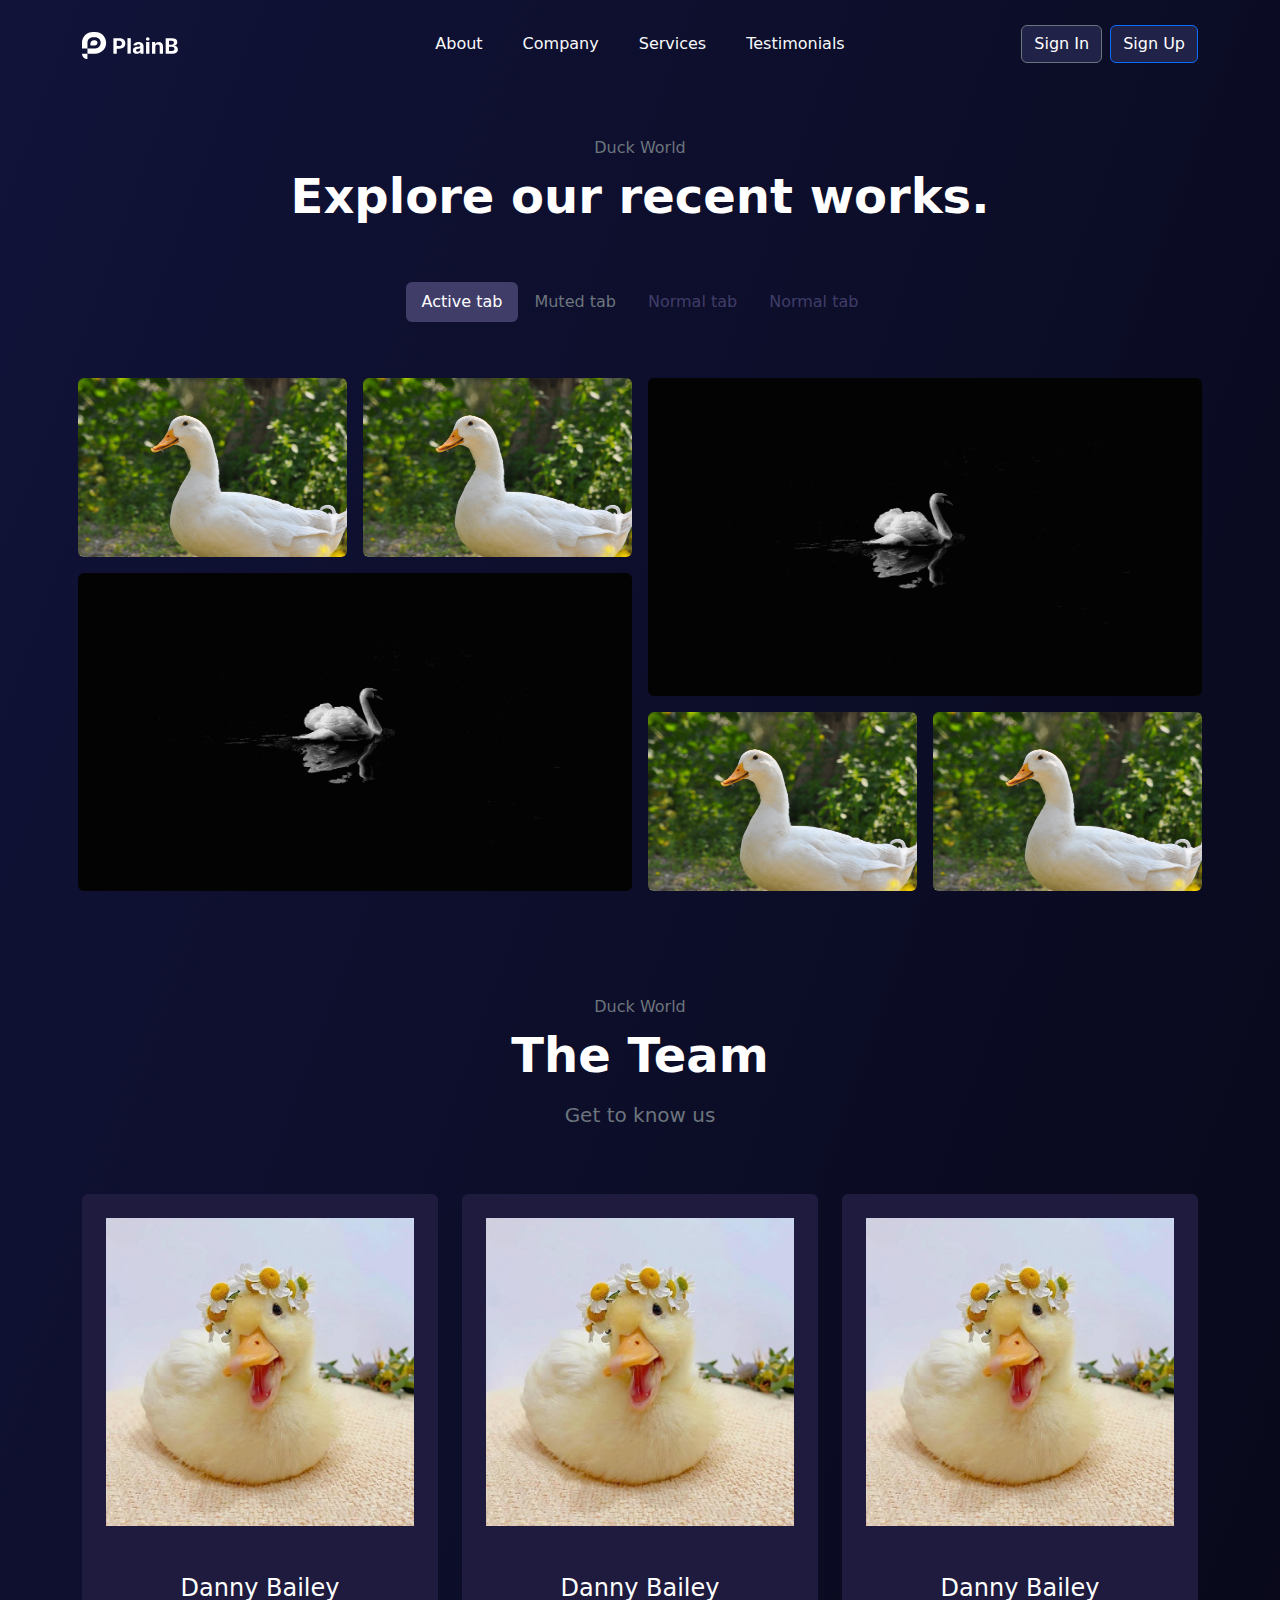
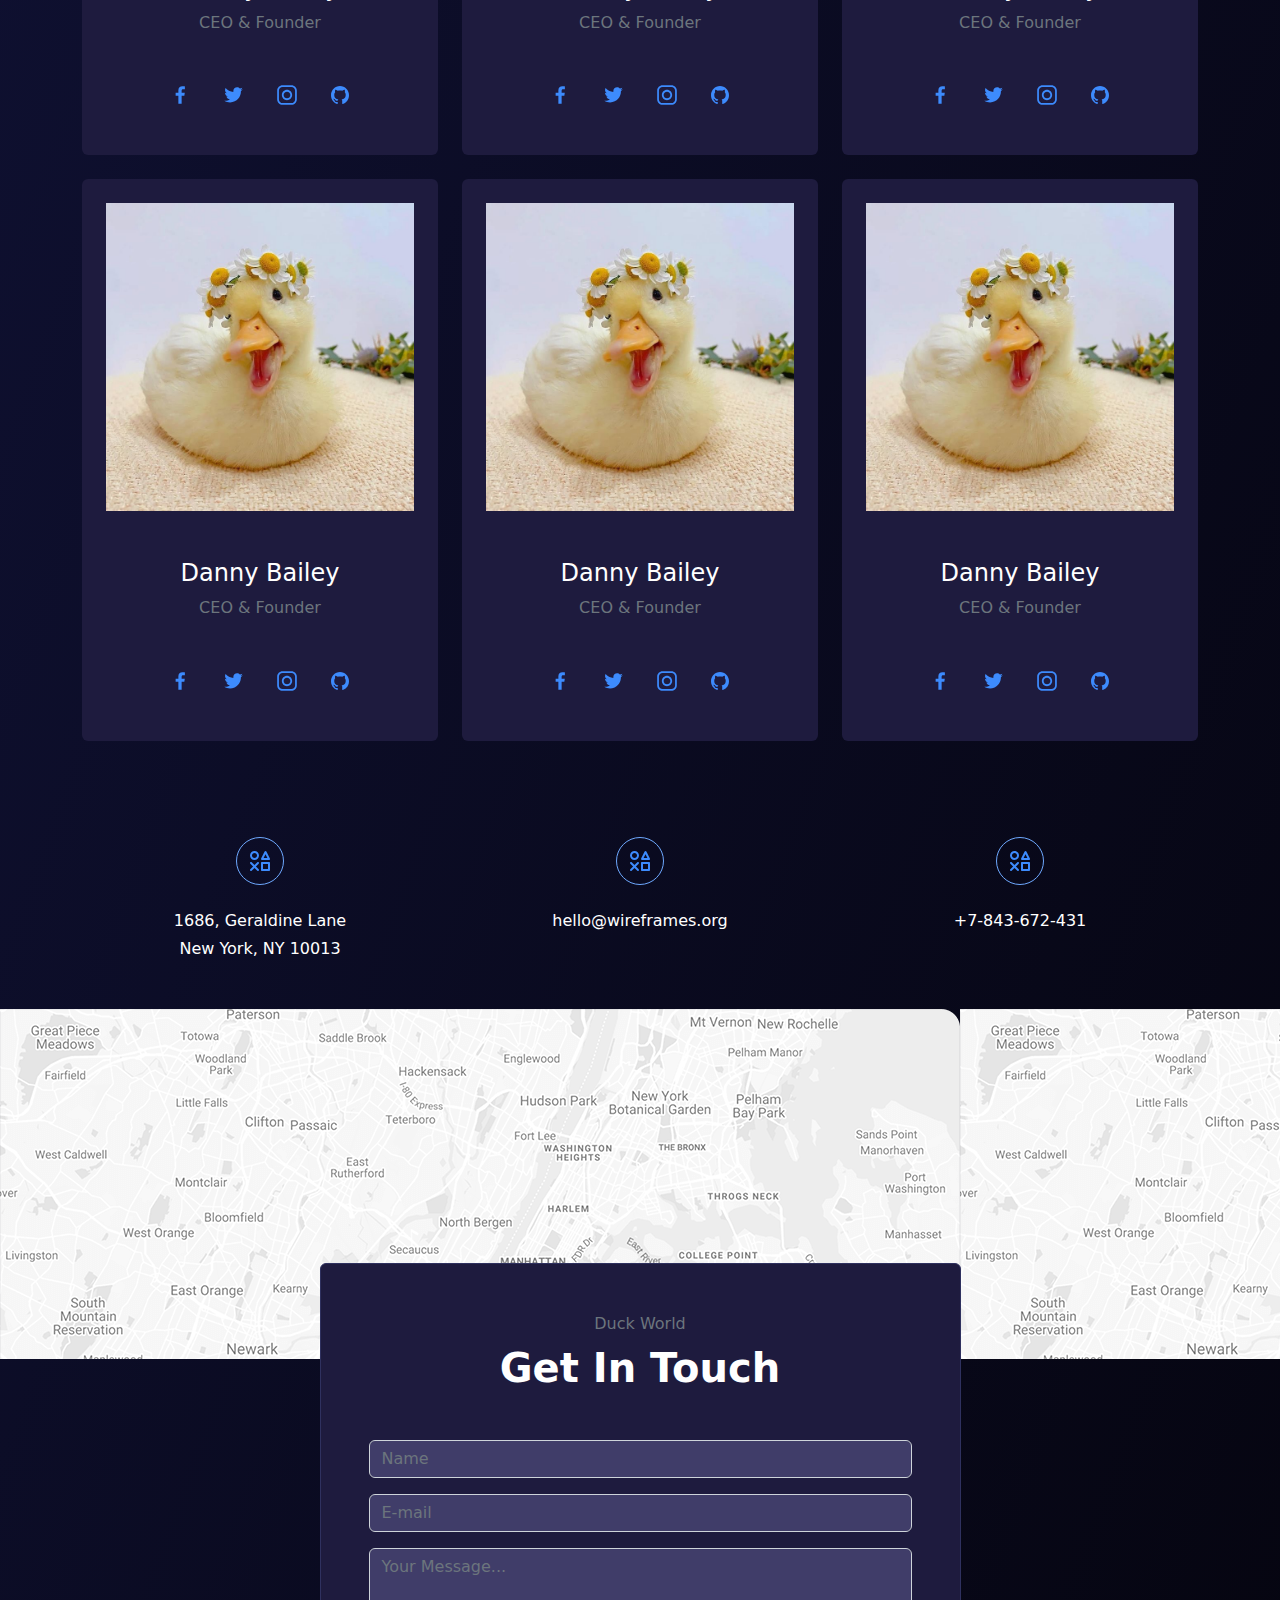
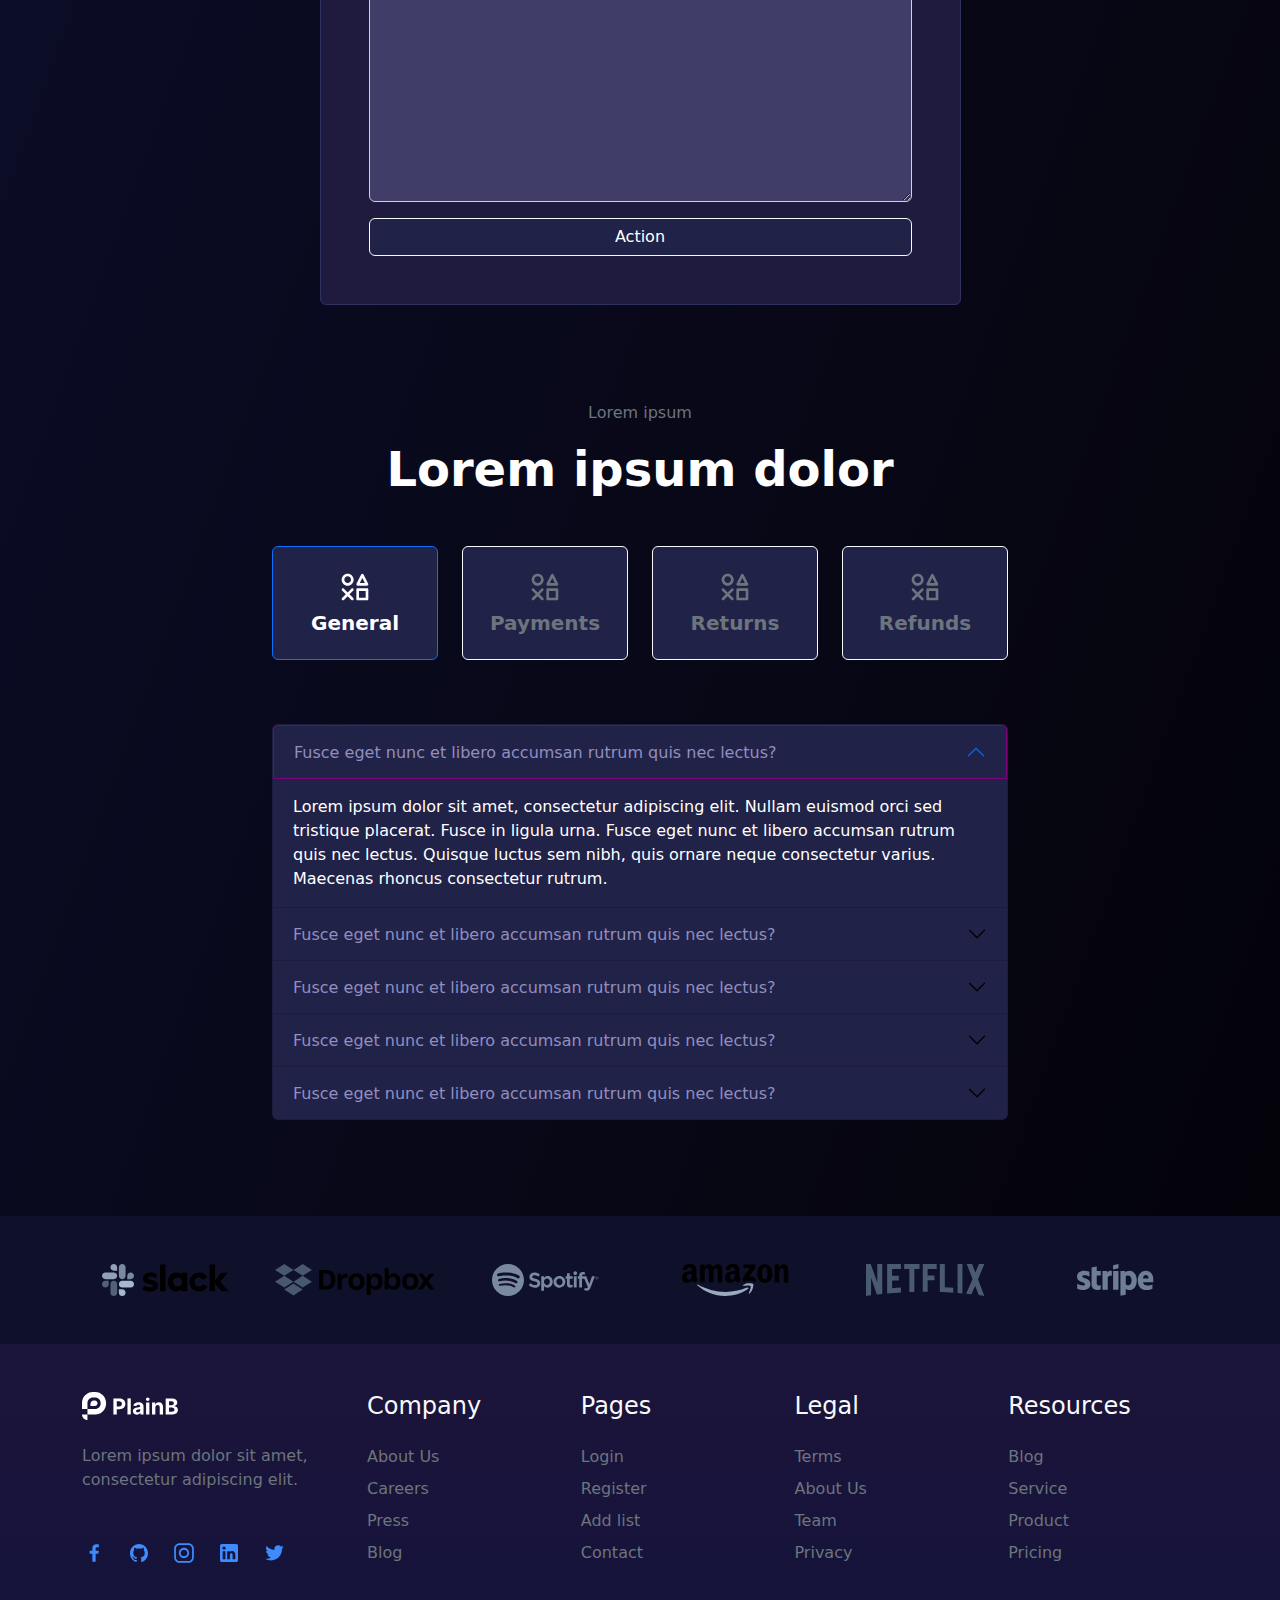
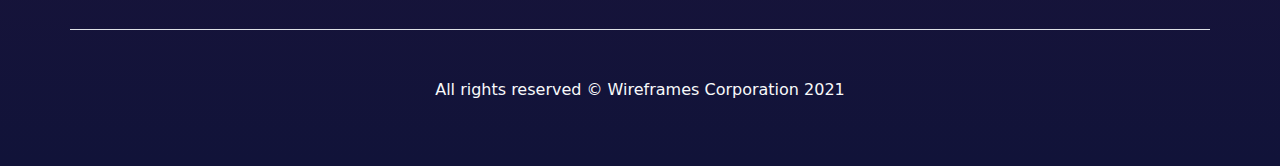
<file: public/contact-us.html>
<!DOCTYPE html>
<html lang="en">
<head>
    <title>Contact Us</title>
    <meta charset="utf-8">
    <meta name="viewport" content="width=device-width, initial-scale=1, shrink-to-fit=no">
    <link rel="stylesheet" href="css/bootstrap/bootstrap.min.css">
    <link rel="icon" type="image/png" sizes="32x32" href="shuffle-for-bootstrap.png">
    <style>
      .form-control{
          background-color: #403D69;
          color: #918ec0;

      }
      .form-control:focus{
          background-color: #403D69;
          box-shadow: none;
          color: #a5a4ad;
      }
      .form-control :placeholder{
          color: #918ec0;
      }
      .btn{
          background: #212247;
          transition: all 0.3s ease;
          color: white;
      }
      .btn:hover{
          transition: all 0.3s ease;
      }
      .accordion-button{
        color: #918ec0;
      }
      .accordion-button:not(.collapsed) {
          color: #918ec0;
          background-color: #212247;
          box-shadow: none;
          border: 1px solid purple;
      }
      .accordion {
          --bs-accordion-color: white;
          --bs-accordion-bg: #212247;
          border-radius: 15px;
      }
    </style>
</head>
<body>
    <div class="container-fluid" style="padding: 0px; background: linear-gradient(290deg, #030207 0%, #111339 100%); color: white;">
                        
      <nav class="navbar navbar-expand-lg py-4">
        <div class="container">
          <a class="navbar-brand" href="#">
            <img class="img-fluid" src="bootstrap5-plain-assets/logos/plainb-logo-white.svg" alt="" width="96px">
          </a>
          <button class="navbar-toggler" type="button" data-bs-toggle="collapse" data-bs-target="#nav08" aria-controls="nav08" aria-expanded="false" aria-label="Toggle navigation">
            <span class="navbar-toggler-icon"></span>
          </button>
          <div class="collapse navbar-collapse" id="nav08">
            <ul class="d-none d-lg-flex navbar-nav mx-auto mt-3 mt-lg-0 mb-3 mb-lg-0 position-absolute top-50 start-50 translate-middle">
              <li class="nav-item me-4"><a class="nav-link text-light" href="#">About</a></li>
              <li class="nav-item me-4"><a class="nav-link text-light" href="#">Company</a></li>
              <li class="nav-item me-4"><a class="nav-link text-light" href="#">Services</a></li>
              <li class="nav-item"><a class="nav-link text-light" href="#">Testimonials</a></li>
            </ul>
            <ul class="navbar-nav mt-3 mt-lg-0 mb-3 mb-lg-0 d-lg-none">
              <li class="nav-item me-4"><a class="nav-link text-light" href="#">About</a></li>
              <li class="nav-item me-4"><a class="nav-link text-light" href="#">Company</a></li>
              <li class="nav-item me-4"><a class="nav-link text-light" href="#">Services</a></li>
              <li class="nav-item"><a class="nav-link text-light" href="#">Testimonials</a></li>
            </ul>
            <div class="ms-lg-auto"><a class="btn btn-outline-secondary me-2" href="#">Sign In</a><a class="btn btn-primary" href="#">Sign Up</a></div>
          </div>
        </div>
      </nav>
                        
      <section class="py-5">
        <div class="container">
          <div class="row">
            <div class="col-12 col-lg-8 mx-auto text-center mb-5">
              <span class="text-muted">Duck World</span>
              <h2 class="display-5 fw-bold mt-2">Explore our recent works.</h2>
            </div>
          </div>
          <ul class="nav nav-pills justify-content-center mb-5">
            <li class="nav-item"><a class="nav-link active " style="background-color: #403D69;" href="#">Active tab</a></li>
            <li class="nav-item"><a class="nav-link text-muted" href="#">Muted tab</a></li>
            <li class="nav-item"><a class="nav-link" style="color: #403D69;" href="#">Normal tab</a></li>
            <li class="nav-item"><a class="nav-link" style="color: #403D69;" href="#">Normal tab</a></li>
          </ul>
          <div class="row">
            <div class="col-12 col-md-6">
              <div class="row">
                <div class="col-6 p-2">
                  <img class="img-fluid rounded" src="image/duck.jpg" alt="">
                </div>
                <div class="col-6 p-2">
                  <img class="img-fluid rounded" src="image/duck.jpg" alt="">
                </div>
                <div class="col-12 p-2">
                  <img class="img-fluid rounded" src="image/ducks.jpg" alt="">
                </div>
              </div>
            </div>
            <div class="col-12 col-md-6">
              <div class="row">
                <div class="col-12 p-2">
                  <img class="img-fluid rounded" src="image/ducks.jpg" alt="">
                </div>
                <div class="col-6 p-2">
                  <img class="img-fluid rounded" src="image/duck.jpg" alt="">
                </div>
                <div class="col-6 p-2">
                  <img class="img-fluid rounded" src="image/duck.jpg" alt="">
                </div>
              </div>
            </div>
          </div>
        </div>
      </section>
                        
      <section class="py-5">
        <div class="container">
          <div class="row mb-5">
            <div class="col-12 col-lg-8 mx-auto text-center">
              <span class="text-muted">Duck World</span>
              <h2 class="display-5 fw-bold mt-2 mb-3">The Team</h2>
              <p class="lead text-muted">Get to know us</p>
            </div>
          </div>
          <div class="row">
            <div class="col-12 col-md-6 col-lg-4 mb-4">
              <div class=" rounded text-center p-4 pb-5" style="background: #1e1b3e;">
                <img class="mx-auto mb-5 img-fluid" src="image/beauty.jpg" alt="">
                <h4>Danny Bailey</h4>
                <p class="text-muted mb-5">CEO &amp; Founder</p>
                <div>
                  <a class="d-inline-block me-4" href="#">
                    <img src="bootstrap5-plain-assets/socials/facebook.svg">
                  </a>
                  <a class="d-inline-block me-4" href="#">
                    <img src="bootstrap5-plain-assets/socials/twitter.svg">
                  </a>
                  <a class="d-inline-block me-4" href="#">
                    <img src="bootstrap5-plain-assets/socials/instagram.svg">
                  </a>
                  <a class="d-inline-block" href="#">
                    <img src="bootstrap5-plain-assets/socials/github.svg">
                  </a>
                </div>
              </div>
            </div>
            <div class="col-12 col-md-6 col-lg-4 mb-4">
              <div class=" rounded text-center p-4 pb-5" style="background: #1e1b3e;">
                <img class="mx-auto mb-5 img-fluid" src="image/beauty.jpg" alt="">
                <h4>Danny Bailey</h4>
                <p class="text-muted mb-5">CEO &amp; Founder</p>
                <div>
                  <a class="d-inline-block me-4" href="#">
                    <img src="bootstrap5-plain-assets/socials/facebook.svg">
                  </a>
                  <a class="d-inline-block me-4" href="#">
                    <img src="bootstrap5-plain-assets/socials/twitter.svg">
                  </a>
                  <a class="d-inline-block me-4" href="#">
                    <img src="bootstrap5-plain-assets/socials/instagram.svg">
                  </a>
                  <a class="d-inline-block" href="#">
                    <img src="bootstrap5-plain-assets/socials/github.svg">
                  </a>
                </div>
              </div> 
            </div>
            <div class="col-12 col-md-6 col-lg-4 mb-4">
              <div class=" rounded text-center p-4 pb-5" style="background: #1e1b3e;">
                <img class="mx-auto mb-5 img-fluid" src="image/beauty.jpg" alt="">
                <h4>Danny Bailey</h4>
                <p class="text-muted mb-5">CEO &amp; Founder</p>
                <div>
                  <a class="d-inline-block me-4" href="#">
                    <img src="bootstrap5-plain-assets/socials/facebook.svg">
                  </a>
                  <a class="d-inline-block me-4" href="#">
                    <img src="bootstrap5-plain-assets/socials/twitter.svg">
                  </a>
                  <a class="d-inline-block me-4" href="#">
                    <img src="bootstrap5-plain-assets/socials/instagram.svg">
                  </a>
                  <a class="d-inline-block" href="#">
                    <img src="bootstrap5-plain-assets/socials/github.svg">
                  </a>
                </div>
              </div>
            </div>
            <div class="col-12 col-md-6 col-lg-4 mb-4 mb-lg-0">
              <div class=" rounded text-center p-4 pb-5" style="background: #1e1b3e;">
                <img class="mx-auto mb-5 img-fluid" src="image/beauty.jpg" alt="">
                <h4>Danny Bailey</h4>
                <p class="text-muted mb-5">CEO &amp; Founder</p>
                <div>
                  <a class="d-inline-block me-4" href="#">
                    <img src="bootstrap5-plain-assets/socials/facebook.svg">
                  </a>
                  <a class="d-inline-block me-4" href="#">
                    <img src="bootstrap5-plain-assets/socials/twitter.svg">
                  </a>
                  <a class="d-inline-block me-4" href="#">
                    <img src="bootstrap5-plain-assets/socials/instagram.svg">
                  </a>
                  <a class="d-inline-block" href="#">
                    <img src="bootstrap5-plain-assets/socials/github.svg">
                  </a>
                </div>
              </div>
            </div>
            <div class="col-12 col-md-6 col-lg-4 mb-4 mb-md-0">
              <div class=" rounded text-center p-4 pb-5" style="background: #1e1b3e;">
                <img class="mx-auto mb-5 img-fluid" src="image/beauty.jpg" alt="">
                <h4>Danny Bailey</h4>
                <p class="text-muted mb-5">CEO &amp; Founder</p>
                <div>
                  <a class="d-inline-block me-4" href="#">
                    <img src="bootstrap5-plain-assets/socials/facebook.svg">
                  </a>
                  <a class="d-inline-block me-4" href="#">
                    <img src="bootstrap5-plain-assets/socials/twitter.svg">
                  </a>
                  <a class="d-inline-block me-4" href="#">
                    <img src="bootstrap5-plain-assets/socials/instagram.svg">
                  </a>
                  <a class="d-inline-block" href="#">
                    <img src="bootstrap5-plain-assets/socials/github.svg">
                  </a>
                </div>
              </div>
            </div>
            <div class="col-12 col-md-6 col-lg-4">
              <div class=" rounded text-center p-4 pb-5" style="background: #1e1b3e;">
                <img class="mx-auto mb-5 img-fluid" src="image/beauty.jpg" alt="">
                <h4>Danny Bailey</h4>
                <p class="text-muted mb-5">CEO &amp; Founder</p>
                <div>
                  <a class="d-inline-block me-4" href="#">
                    <img src="bootstrap5-plain-assets/socials/facebook.svg">
                  </a>
                  <a class="d-inline-block me-4" href="#">
                    <img src="bootstrap5-plain-assets/socials/twitter.svg">
                  </a>
                  <a class="d-inline-block me-4" href="#">
                    <img src="bootstrap5-plain-assets/socials/instagram.svg">
                  </a>
                  <a class="d-inline-block" href="#">
                    <img src="bootstrap5-plain-assets/socials/github.svg">
                  </a>
                </div>
              </div>
            </div>
          </div>
        </div>
      </section>
                        
      <section class="py-5 position-relative">
        <div class="container mb-5">
          <div class="row">
            <div class="col-12 col-md-4 text-center mb-5 mb-md-0">
              <svg class="mx-auto mb-4" width="48" height="48" viewbox="0 0 48 48" fill="none" xmlns="http://www.w3.org/2000/svg">
                <path d="M25.6 22.9C25.7 23 25.8 23 26 23H33C33.6 23 34 22.6 34 22C34 21.8 34 21.7 33.9 21.6L30.4 14.6C30.1 14.1 29.5 13.9 29 14.2C28.9 14.3 28.7 14.4 28.6 14.6L25.1 21.6C24.9 22 25.1 22.6 25.6 22.9ZM29.5 17.2L31.4 21H27.6L29.5 17.2ZM18.5 14C16 14 14 16 14 18.5C14 21 16 23 18.5 23C21 23 23 21 23 18.5C23 16 21 14 18.5 14ZM18.5 21C17.1 21 16 19.9 16 18.5C16 17.1 17.1 16 18.5 16C19.9 16 21 17.1 21 18.5C21 19.9 19.9 21 18.5 21ZM22.7 25.3C22.3 24.9 21.7 24.9 21.3 25.3L18.5 28.1L15.7 25.3C15.3 24.9 14.7 24.9 14.3 25.3C13.9 25.7 13.9 26.3 14.3 26.7L17.1 29.5L14.3 32.3C13.9 32.7 13.9 33.3 14.3 33.7C14.7 34.1 15.3 34.1 15.7 33.7L18.5 30.9L21.3 33.7C21.7 34.1 22.3 34.1 22.7 33.7C23.1 33.3 23.1 32.7 22.7 32.3L19.9 29.5L22.7 26.7C23.1 26.3 23.1 25.7 22.7 25.3ZM33 25H26C25.4 25 25 25.4 25 26V33C25 33.6 25.4 34 26 34H33C33.6 34 34 33.6 34 33V26C34 25.4 33.6 25 33 25ZM32 32H27V27H32V32Z" fill="#3d8bfd"></path>
                <circle cx="24" cy="24" r="23.5" stroke="#6ea8fe"></circle>
              </svg>
              <p class="mb-1">1686, Geraldine Lane</p>
              <p class="mb-0">New York, NY 10013</p>
            </div>
            <div class="col-12 col-md-4 text-center mb-5 mb-md-0">
              <svg class="mx-auto mb-4" width="48" height="48" viewbox="0 0 48 48" fill="none" xmlns="http://www.w3.org/2000/svg">
                <path d="M25.6 22.9C25.7 23 25.8 23 26 23H33C33.6 23 34 22.6 34 22C34 21.8 34 21.7 33.9 21.6L30.4 14.6C30.1 14.1 29.5 13.9 29 14.2C28.9 14.3 28.7 14.4 28.6 14.6L25.1 21.6C24.9 22 25.1 22.6 25.6 22.9ZM29.5 17.2L31.4 21H27.6L29.5 17.2ZM18.5 14C16 14 14 16 14 18.5C14 21 16 23 18.5 23C21 23 23 21 23 18.5C23 16 21 14 18.5 14ZM18.5 21C17.1 21 16 19.9 16 18.5C16 17.1 17.1 16 18.5 16C19.9 16 21 17.1 21 18.5C21 19.9 19.9 21 18.5 21ZM22.7 25.3C22.3 24.9 21.7 24.9 21.3 25.3L18.5 28.1L15.7 25.3C15.3 24.9 14.7 24.9 14.3 25.3C13.9 25.7 13.9 26.3 14.3 26.7L17.1 29.5L14.3 32.3C13.9 32.7 13.9 33.3 14.3 33.7C14.7 34.1 15.3 34.1 15.7 33.7L18.5 30.9L21.3 33.7C21.7 34.1 22.3 34.1 22.7 33.7C23.1 33.3 23.1 32.7 22.7 32.3L19.9 29.5L22.7 26.7C23.1 26.3 23.1 25.7 22.7 25.3ZM33 25H26C25.4 25 25 25.4 25 26V33C25 33.6 25.4 34 26 34H33C33.6 34 34 33.6 34 33V26C34 25.4 33.6 25 33 25ZM32 32H27V27H32V32Z" fill="#3d8bfd"></path>
                <circle cx="24" cy="24" r="23.5" stroke="#6ea8fe"></circle>
              </svg>
              <p class="mb-0">hello@wireframes.org</p>
            </div>
            <div class="col-12 col-md-4 text-center">
              <svg class="mx-auto mb-4" width="48" height="48" viewbox="0 0 48 48" fill="none" xmlns="http://www.w3.org/2000/svg">
                <path d="M25.6 22.9C25.7 23 25.8 23 26 23H33C33.6 23 34 22.6 34 22C34 21.8 34 21.7 33.9 21.6L30.4 14.6C30.1 14.1 29.5 13.9 29 14.2C28.9 14.3 28.7 14.4 28.6 14.6L25.1 21.6C24.9 22 25.1 22.6 25.6 22.9ZM29.5 17.2L31.4 21H27.6L29.5 17.2ZM18.5 14C16 14 14 16 14 18.5C14 21 16 23 18.5 23C21 23 23 21 23 18.5C23 16 21 14 18.5 14ZM18.5 21C17.1 21 16 19.9 16 18.5C16 17.1 17.1 16 18.5 16C19.9 16 21 17.1 21 18.5C21 19.9 19.9 21 18.5 21ZM22.7 25.3C22.3 24.9 21.7 24.9 21.3 25.3L18.5 28.1L15.7 25.3C15.3 24.9 14.7 24.9 14.3 25.3C13.9 25.7 13.9 26.3 14.3 26.7L17.1 29.5L14.3 32.3C13.9 32.7 13.9 33.3 14.3 33.7C14.7 34.1 15.3 34.1 15.7 33.7L18.5 30.9L21.3 33.7C21.7 34.1 22.3 34.1 22.7 33.7C23.1 33.3 23.1 32.7 22.7 32.3L19.9 29.5L22.7 26.7C23.1 26.3 23.1 25.7 22.7 25.3ZM33 25H26C25.4 25 25 25.4 25 26V33C25 33.6 25.4 34 26 34H33C33.6 34 34 33.6 34 33V26C34 25.4 33.6 25 33 25ZM32 32H27V27H32V32Z" fill="#3d8bfd"></path>
                <circle cx="24" cy="24" r="23.5" stroke="#6ea8fe"></circle>
              </svg>
              <p class="mb-0">+7-843-672-431</p>
            </div>
          </div>
        </div>
        <div style="height:350px; width: 100%; background-image: url('bootstrap5-plain-assets/images/map1.png');  z-index: -1;"></div>
        <div class="container" style="margin-top: -96px;">
          <div class="row">
            <div class="col-12 col-md-9 col-lg-7 mx-auto">
              <div class="p-3 p-lg-5 text-center rounded" style="background: #1e1b3e; border: 1px solid #2f315f ;">
                <span class="text-muted">Duck World</span>
                <h2 class="display-6 fw-bold mt-2 mb-5">Get In Touch</h2>
                <form action="#">
                  <input class="form-control mb-3" type="text" placeholder="Name">
                  <input class="form-control mb-3" type="email" placeholder="E-mail">
                  <textarea class="form-control mb-3" name="message" cols="30" rows="10" placeholder="Your Message..."></textarea>
                  <button class=" btn btn-light w-100" >Action</button> 
                </form>
              </div>
            </div>
          </div>
        </div>
      </section>
                        
      <section class="py-5">
        <div class="container">
          <div class="row">
            <div class="col-12 col-lg-8 mx-auto">
              <div class="mx-auto text-center mb-5">
                <span class="text-muted">Lorem ipsum</span>
                <h2 class="display-5 fw-bold mt-3">Lorem ipsum dolor</h2>
              </div>
              <div class="mx-auto mb-5">
                <div class="row mb-5">
                  <div class="col-12 col-md-6 col-lg-3 mb-3">
                    <button class="btn btn-primary w-100 p-4">
                      <span>
                        <svg class="mx-auto" style="width: 32px; height: 32px;" viewbox="0 0 32 32" fill="none" xmlns="http://www.w3.org/2000/svg">
                          <path d="M18.1332 14.5333C18.2665 14.6667 18.3998 14.6667 18.6665 14.6667H27.9998C28.7998 14.6667 29.3332 14.1333 29.3332 13.3333C29.3332 13.0667 29.3332 12.9333 29.1998 12.8L24.5332 3.46667C24.1332 2.8 23.3332 2.53334 22.6665 2.93334C22.5332 3.06667 22.2665 3.2 22.1332 3.46667L17.4665 12.8C17.1998 13.3333 17.4665 14.1333 18.1332 14.5333ZM23.3332 6.93334L25.8665 12H20.7998L23.3332 6.93334ZM8.6665 2.66667C5.33317 2.66667 2.6665 5.33334 2.6665 8.66667C2.6665 12 5.33317 14.6667 8.6665 14.6667C11.9998 14.6667 14.6665 12 14.6665 8.66667C14.6665 5.33334 11.9998 2.66667 8.6665 2.66667ZM8.6665 12C6.79984 12 5.33317 10.5333 5.33317 8.66667C5.33317 6.80001 6.79984 5.33334 8.6665 5.33334C10.5332 5.33334 11.9998 6.80001 11.9998 8.66667C11.9998 10.5333 10.5332 12 8.6665 12ZM14.2665 17.7333C13.7332 17.2 12.9332 17.2 12.3998 17.7333L8.6665 21.4667L4.93317 17.7333C4.39984 17.2 3.59984 17.2 3.0665 17.7333C2.53317 18.2667 2.53317 19.0667 3.0665 19.6L6.79984 23.3333L3.0665 27.0667C2.53317 27.6 2.53317 28.4 3.0665 28.9333C3.59984 29.4667 4.39984 29.4667 4.93317 28.9333L8.6665 25.2L12.3998 28.9333C12.9332 29.4667 13.7332 29.4667 14.2665 28.9333C14.7998 28.4 14.7998 27.6 14.2665 27.0667L10.5332 23.3333L14.2665 19.6C14.7998 19.0667 14.7998 18.2667 14.2665 17.7333ZM27.9998 17.3333H18.6665C17.8665 17.3333 17.3332 17.8667 17.3332 18.6667V28C17.3332 28.8 17.8665 29.3333 18.6665 29.3333H27.9998C28.7998 29.3333 29.3332 28.8 29.3332 28V18.6667C29.3332 17.8667 28.7998 17.3333 27.9998 17.3333ZM26.6665 26.6667H19.9998V20H26.6665V26.6667Z" fill="CurrentColor"></path>
                        </svg>
                      </span>
                      <p class="h5 fw-bold mb-0 mt-2">General</p>
                    </button>
                  </div>
                  <div class="col-12 col-md-6 col-lg-3 mb-3">
                    <button class="btn btn-light w-100 p-4">
                      <span>
                        <svg class="text-muted mx-auto" style="width: 32px; height: 32px;" viewbox="0 0 32 32" fill="none" xmlns="http://www.w3.org/2000/svg">
                          <path d="M18.1332 14.5333C18.2665 14.6667 18.3998 14.6667 18.6665 14.6667H27.9998C28.7998 14.6667 29.3332 14.1333 29.3332 13.3333C29.3332 13.0667 29.3332 12.9333 29.1998 12.8L24.5332 3.46667C24.1332 2.8 23.3332 2.53334 22.6665 2.93334C22.5332 3.06667 22.2665 3.2 22.1332 3.46667L17.4665 12.8C17.1998 13.3333 17.4665 14.1333 18.1332 14.5333ZM23.3332 6.93334L25.8665 12H20.7998L23.3332 6.93334ZM8.6665 2.66667C5.33317 2.66667 2.6665 5.33334 2.6665 8.66667C2.6665 12 5.33317 14.6667 8.6665 14.6667C11.9998 14.6667 14.6665 12 14.6665 8.66667C14.6665 5.33334 11.9998 2.66667 8.6665 2.66667ZM8.6665 12C6.79984 12 5.33317 10.5333 5.33317 8.66667C5.33317 6.80001 6.79984 5.33334 8.6665 5.33334C10.5332 5.33334 11.9998 6.80001 11.9998 8.66667C11.9998 10.5333 10.5332 12 8.6665 12ZM14.2665 17.7333C13.7332 17.2 12.9332 17.2 12.3998 17.7333L8.6665 21.4667L4.93317 17.7333C4.39984 17.2 3.59984 17.2 3.0665 17.7333C2.53317 18.2667 2.53317 19.0667 3.0665 19.6L6.79984 23.3333L3.0665 27.0667C2.53317 27.6 2.53317 28.4 3.0665 28.9333C3.59984 29.4667 4.39984 29.4667 4.93317 28.9333L8.6665 25.2L12.3998 28.9333C12.9332 29.4667 13.7332 29.4667 14.2665 28.9333C14.7998 28.4 14.7998 27.6 14.2665 27.0667L10.5332 23.3333L14.2665 19.6C14.7998 19.0667 14.7998 18.2667 14.2665 17.7333ZM27.9998 17.3333H18.6665C17.8665 17.3333 17.3332 17.8667 17.3332 18.6667V28C17.3332 28.8 17.8665 29.3333 18.6665 29.3333H27.9998C28.7998 29.3333 29.3332 28.8 29.3332 28V18.6667C29.3332 17.8667 28.7998 17.3333 27.9998 17.3333ZM26.6665 26.6667H19.9998V20H26.6665V26.6667Z" fill="CurrentColor"></path>
                        </svg>
                      </span>
                      <p class="h5 fw-bold mb-0 mt-2 text-muted">Payments</p>
                    </button>
                  </div>
                  <div class="col-12 col-md-6 col-lg-3 mb-3">
                    <button class="btn btn-light w-100 p-4">
                      <span>
                        <svg class="text-muted mx-auto" style="width: 32px; height: 32px;" viewbox="0 0 32 32" fill="none" xmlns="http://www.w3.org/2000/svg">
                          <path d="M18.1332 14.5333C18.2665 14.6667 18.3998 14.6667 18.6665 14.6667H27.9998C28.7998 14.6667 29.3332 14.1333 29.3332 13.3333C29.3332 13.0667 29.3332 12.9333 29.1998 12.8L24.5332 3.46667C24.1332 2.8 23.3332 2.53334 22.6665 2.93334C22.5332 3.06667 22.2665 3.2 22.1332 3.46667L17.4665 12.8C17.1998 13.3333 17.4665 14.1333 18.1332 14.5333ZM23.3332 6.93334L25.8665 12H20.7998L23.3332 6.93334ZM8.6665 2.66667C5.33317 2.66667 2.6665 5.33334 2.6665 8.66667C2.6665 12 5.33317 14.6667 8.6665 14.6667C11.9998 14.6667 14.6665 12 14.6665 8.66667C14.6665 5.33334 11.9998 2.66667 8.6665 2.66667ZM8.6665 12C6.79984 12 5.33317 10.5333 5.33317 8.66667C5.33317 6.80001 6.79984 5.33334 8.6665 5.33334C10.5332 5.33334 11.9998 6.80001 11.9998 8.66667C11.9998 10.5333 10.5332 12 8.6665 12ZM14.2665 17.7333C13.7332 17.2 12.9332 17.2 12.3998 17.7333L8.6665 21.4667L4.93317 17.7333C4.39984 17.2 3.59984 17.2 3.0665 17.7333C2.53317 18.2667 2.53317 19.0667 3.0665 19.6L6.79984 23.3333L3.0665 27.0667C2.53317 27.6 2.53317 28.4 3.0665 28.9333C3.59984 29.4667 4.39984 29.4667 4.93317 28.9333L8.6665 25.2L12.3998 28.9333C12.9332 29.4667 13.7332 29.4667 14.2665 28.9333C14.7998 28.4 14.7998 27.6 14.2665 27.0667L10.5332 23.3333L14.2665 19.6C14.7998 19.0667 14.7998 18.2667 14.2665 17.7333ZM27.9998 17.3333H18.6665C17.8665 17.3333 17.3332 17.8667 17.3332 18.6667V28C17.3332 28.8 17.8665 29.3333 18.6665 29.3333H27.9998C28.7998 29.3333 29.3332 28.8 29.3332 28V18.6667C29.3332 17.8667 28.7998 17.3333 27.9998 17.3333ZM26.6665 26.6667H19.9998V20H26.6665V26.6667Z" fill="CurrentColor"></path>
                        </svg>
                      </span>
                      <p class="h5 fw-bold mb-0 mt-2 text-muted">Returns</p>
                    </button>
                  </div>
                  <div class="col-12 col-md-6 col-lg-3 mb-3">
                    <button class="btn btn-light w-100 p-4">
                      <span>
                        <svg class="text-muted mx-auto" style="width: 32px; height: 32px;" viewbox="0 0 32 32" fill="none" xmlns="http://www.w3.org/2000/svg">
                          <path d="M18.1332 14.5333C18.2665 14.6667 18.3998 14.6667 18.6665 14.6667H27.9998C28.7998 14.6667 29.3332 14.1333 29.3332 13.3333C29.3332 13.0667 29.3332 12.9333 29.1998 12.8L24.5332 3.46667C24.1332 2.8 23.3332 2.53334 22.6665 2.93334C22.5332 3.06667 22.2665 3.2 22.1332 3.46667L17.4665 12.8C17.1998 13.3333 17.4665 14.1333 18.1332 14.5333ZM23.3332 6.93334L25.8665 12H20.7998L23.3332 6.93334ZM8.6665 2.66667C5.33317 2.66667 2.6665 5.33334 2.6665 8.66667C2.6665 12 5.33317 14.6667 8.6665 14.6667C11.9998 14.6667 14.6665 12 14.6665 8.66667C14.6665 5.33334 11.9998 2.66667 8.6665 2.66667ZM8.6665 12C6.79984 12 5.33317 10.5333 5.33317 8.66667C5.33317 6.80001 6.79984 5.33334 8.6665 5.33334C10.5332 5.33334 11.9998 6.80001 11.9998 8.66667C11.9998 10.5333 10.5332 12 8.6665 12ZM14.2665 17.7333C13.7332 17.2 12.9332 17.2 12.3998 17.7333L8.6665 21.4667L4.93317 17.7333C4.39984 17.2 3.59984 17.2 3.0665 17.7333C2.53317 18.2667 2.53317 19.0667 3.0665 19.6L6.79984 23.3333L3.0665 27.0667C2.53317 27.6 2.53317 28.4 3.0665 28.9333C3.59984 29.4667 4.39984 29.4667 4.93317 28.9333L8.6665 25.2L12.3998 28.9333C12.9332 29.4667 13.7332 29.4667 14.2665 28.9333C14.7998 28.4 14.7998 27.6 14.2665 27.0667L10.5332 23.3333L14.2665 19.6C14.7998 19.0667 14.7998 18.2667 14.2665 17.7333ZM27.9998 17.3333H18.6665C17.8665 17.3333 17.3332 17.8667 17.3332 18.6667V28C17.3332 28.8 17.8665 29.3333 18.6665 29.3333H27.9998C28.7998 29.3333 29.3332 28.8 29.3332 28V18.6667C29.3332 17.8667 28.7998 17.3333 27.9998 17.3333ZM26.6665 26.6667H19.9998V20H26.6665V26.6667Z" fill="CurrentColor"></path>
                        </svg>
                      </span>
                      <p class="h5 fw-bold mb-0 mt-2 text-muted">Refunds</p>
                    </button>
                  </div>
                </div>
                <div class="mx-auto">
                  <div class="accordion" id="faq05">
                    <div class="accordion-item">
                      <h2 class="accordion-header" id="faq05-header1">
                        <button class="accordion-button" type="button" data-bs-toggle="collapse" data-bs-target="#faq05-answer1" aria-expanded="false" aria-controls="faq05-answer1">Fusce eget nunc et libero accumsan rutrum quis nec lectus?</button>
                      </h2>
                      <div class="accordion-collapse collapse show" id="faq05-answer1" aria-labelledby="faq05-header1" data-bs-parent="#faq05">
                        <div class="accordion-body">Lorem ipsum dolor sit amet, consectetur adipiscing elit. Nullam euismod orci sed tristique placerat. Fusce in ligula urna. Fusce eget nunc et libero accumsan rutrum quis nec lectus. Quisque luctus sem nibh, quis ornare neque consectetur varius. Maecenas rhoncus consectetur rutrum.</div>
                      </div>
                    </div>
                    <div class="accordion-item">
                      <h2 class="accordion-header" id="flush-headingOne">
                        <button class="accordion-button collapsed" type="button" data-bs-toggle="collapse" data-bs-target="#faq05-answer2" aria-expanded="false" aria-controls="faq05-answer2">Fusce eget nunc et libero accumsan rutrum quis nec lectus?</button>
                      </h2>
                      <div class="accordion-collapse collapse" id="faq05-answer2" aria-labelledby="faq05-header2" data-bs-parent="#faq05">
                        <div class="accordion-body">Lorem ipsum dolor sit amet, consectetur adipiscing elit. Nullam euismod orci sed tristique placerat. Fusce in ligula urna. Fusce eget nunc et libero accumsan rutrum quis nec lectus. Quisque luctus sem nibh, quis ornare neque consectetur varius. Maecenas rhoncus consectetur rutrum.</div>
                      </div>
                    </div>
                    <div class="accordion-item">
                      <h2 class="accordion-header" id="flush-headingOne">
                        <button class="accordion-button collapsed" type="button" data-bs-toggle="collapse" data-bs-target="#faq05-answer3" aria-expanded="false" aria-controls="faq05-answer3">Fusce eget nunc et libero accumsan rutrum quis nec lectus?</button>
                      </h2>
                      <div class="accordion-collapse collapse" id="faq05-answer3" aria-labelledby="faq05-header3" data-bs-parent="#faq05">
                        <div class="accordion-body">Lorem ipsum dolor sit amet, consectetur adipiscing elit. Nullam euismod orci sed tristique placerat. Fusce in ligula urna. Fusce eget nunc et libero accumsan rutrum quis nec lectus. Quisque luctus sem nibh, quis ornare neque consectetur varius. Maecenas rhoncus consectetur rutrum.</div>
                      </div>
                    </div>
                    <div class="accordion-item">
                      <h2 class="accordion-header" id="flush-headingOne">
                        <button class="accordion-button collapsed" type="button" data-bs-toggle="collapse" data-bs-target="#faq05-answer4" aria-expanded="false" aria-controls="faq05-answer4">Fusce eget nunc et libero accumsan rutrum quis nec lectus?</button>
                      </h2>
                      <div class="accordion-collapse collapse" id="ffaq05-answer4" aria-labelledby="faq05-header4" data-bs-parent="#faq05">
                        <div class="accordion-body">Lorem ipsum dolor sit amet, consectetur adipiscing elit. Nullam euismod orci sed tristique placerat. Fusce in ligula urna. Fusce eget nunc et libero accumsan rutrum quis nec lectus. Quisque luctus sem nibh, quis ornare neque consectetur varius. Maecenas rhoncus consectetur rutrum.</div>
                      </div>
                    </div>
                    <div class="accordion-item">
                      <h2 class="accordion-header" id="flush-headingOne">
                        <button class="accordion-button collapsed" type="button" data-bs-toggle="collapse" data-bs-target="#faq05-answer5" aria-expanded="false" aria-controls="faq05-answer5">Fusce eget nunc et libero accumsan rutrum quis nec lectus?</button>
                      </h2>
                      <div class="accordion-collapse collapse" id="faq05-answer5" aria-labelledby="faq05-header5" data-bs-parent="#faq05">
                        <div class="accordion-body">Lorem ipsum dolor sit amet, consectetur adipiscing elit. Nullam euismod orci sed tristique placerat. Fusce in ligula urna. Fusce eget nunc et libero accumsan rutrum quis nec lectus. Quisque luctus sem nibh, quis ornare neque consectetur varius. Maecenas rhoncus consectetur rutrum.</div>
                      </div>
                    </div>
                  </div>
                </div>
              </div>
            </div>
          </div>
        </div>
      </section>
          
      <section class="py-5 text-light" style="background: #0f1029;">
        <div class="container">
          <div class="row">
            <div class="col-12 col-md-4 col-lg-2 mb-5 mb-lg-0">
              <div>
                <img class="d-block mx-auto img-fluid" src="bootstrap5-plain-assets/logos/slack.svg" alt="">
              </div>
            </div>
            <div class="col-12 col-md-4 col-lg-2 mb-5 mb-lg-0">
              <div>
                <img class="d-block mx-auto img-fluid" src="bootstrap5-plain-assets/logos/dropbox.svg" alt="">
              </div>
            </div>
            <div class="col-12 col-md-4 col-lg-2 mb-5 mb-lg-0">
              <div>
                <img class="d-block mx-auto img-fluid" src="bootstrap5-plain-assets/logos/spotify.svg" alt="">
              </div>
            </div>
            <div class="col-12 col-md-4 col-lg-2 mb-5 mb-md-0">
              <div>
                <img class="d-block mx-auto img-fluid" src="bootstrap5-plain-assets/logos/amazon.svg" alt="">
              </div>
            </div>
            <div class="col-12 col-md-4 col-lg-2 mb-5 mb-md-0">
              <div>
                <img class="d-block mx-auto img-fluid" src="bootstrap5-plain-assets/logos/netflix.svg" alt="">
              </div>
            </div>
            <div class="col-12 col-md-4 col-lg-2">
              <div>
                <img class="d-block mx-auto img-fluid" src="bootstrap5-plain-assets/logos/stripe.svg" alt="">
              </div>
            </div>
          </div>
        </div>
      </section>
      
      <footer class="py-5 text-light" style="background: linear-gradient(180deg, #1c143b 0%, #111339 100%);">
        <div class="container" style="text-decoration: none;">
          <div class="row border-bottom">
            <div class="col-12 col-lg-3 mb-5">
              <a class="d-inline-block mb-4" href="#">
                <img class="img-fluid" src="bootstrap5-plain-assets/logos/plainb-logo-white.svg" alt="" width="96px">
              </a>
              <p class="text-muted mb-5">Lorem ipsum dolor sit amet, consectetur adipiscing elit.</p>
              <div>
                <a class="d-inline-block me-3" href="#">
                  <img class="mx-auto img-fluid" src="bootstrap5-plain-assets/socials/facebook.svg">
                </a>
                <a class="d-inline-block me-3" href="#">
                  <img class="mx-auto img-fluid" src="bootstrap5-plain-assets/socials/github.svg">
                </a>
                <a class="d-inline-block me-3" href="#">
                  <img class="mx-auto img-fluid" src="bootstrap5-plain-assets/socials/instagram.svg">
                </a>
                <a class="d-inline-block me-3" href="#">
                  <img class="mx-auto img-fluid" src="bootstrap5-plain-assets/socials/linkedin.svg">
                </a>
                <a class="d-inline-block" href="#">
                  <img class="mx-auto img-fluid" src="bootstrap5-plain-assets/socials/twitter.svg">
                </a>
              </div>
            </div>
            <div class="col-12 col-lg-9">
              <div class="row">
                <div class="col-12 col-md-6 col-lg-3 mb-5">
                  <h4 class="mb-4">Company</h4>
                  <ul class="list-unstyled">
                    <li class="mb-2"><a class="text-muted" style="text-decoration: none;" href="#">About Us</a></li>
                    <li class="mb-2"><a class="text-muted" style="text-decoration: none;" href="#">Careers</a></li>
                    <li class="mb-2"><a class="text-muted" style="text-decoration: none;" href="#">Press</a></li>
                    <li><a class="text-muted" style="text-decoration: none;" href="#">Blog</a></li>
                  </ul>
                </div>
                <div class="col-12 col-md-6 col-lg-3 mb-5">
                  <h4 class="mb-4">Pages</h4>
                  <ul class="list-unstyled">
                    <li class="mb-2"><a class="text-muted" style="text-decoration: none;" href="#">Login</a></li>
                    <li class="mb-2"><a class="text-muted" style="text-decoration: none;" href="#">Register</a></li>
                    <li class="mb-2"><a class="text-muted" style="text-decoration: none;" href="#">Add list</a></li>
                    <li><a class="text-muted" style="text-decoration: none;" href="#">Contact</a></li>
                  </ul>
                </div>
                <div class="col-12 col-md-6 col-lg-3 mb-5">
                  <h4 class="mb-4">Legal</h4>
                  <ul class="list-unstyled">
                    <li class="mb-2"><a class="text-muted" style="text-decoration: none;" href="#">Terms</a></li>
                    <li class="mb-2"><a class="text-muted" style="text-decoration: none;" href="#">About Us</a></li>
                    <li class="mb-2"><a class="text-muted" style="text-decoration: none;" href="#">Team</a></li>
                    <li><a class="text-muted" style="text-decoration: none;" href="#">Privacy</a></li>
                  </ul>
                </div>
                <div class="col-12 col-md-6 col-lg-3 mb-5">
                  <h4 class="mb-4">Resources</h4>
                  <ul class="list-unstyled">
                    <li class="mb-2"><a class="text-muted" style="text-decoration: none;" href="#">Blog</a></li>
                    <li class="mb-2"><a class="text-muted" style="text-decoration: none;" href="#">Service</a></li>
                    <li class="mb-2"><a class="text-muted" style="text-decoration: none;" href="#">Product</a></li>
                    <li><a class="text-muted" style="text-decoration: none;" href="#">Pricing</a></li>
                  </ul>
                </div>
              </div>
            </div>
          </div>
          <div class="pt-5 text-center">
            <p>All rights reserved © Wireframes Corporation 2021</p>
          </div>
        </div>
      </footer>
            </div>
    <script src="js/bootstrap/bootstrap.bundle.min.js"></script>
</body>
</html>
</file>
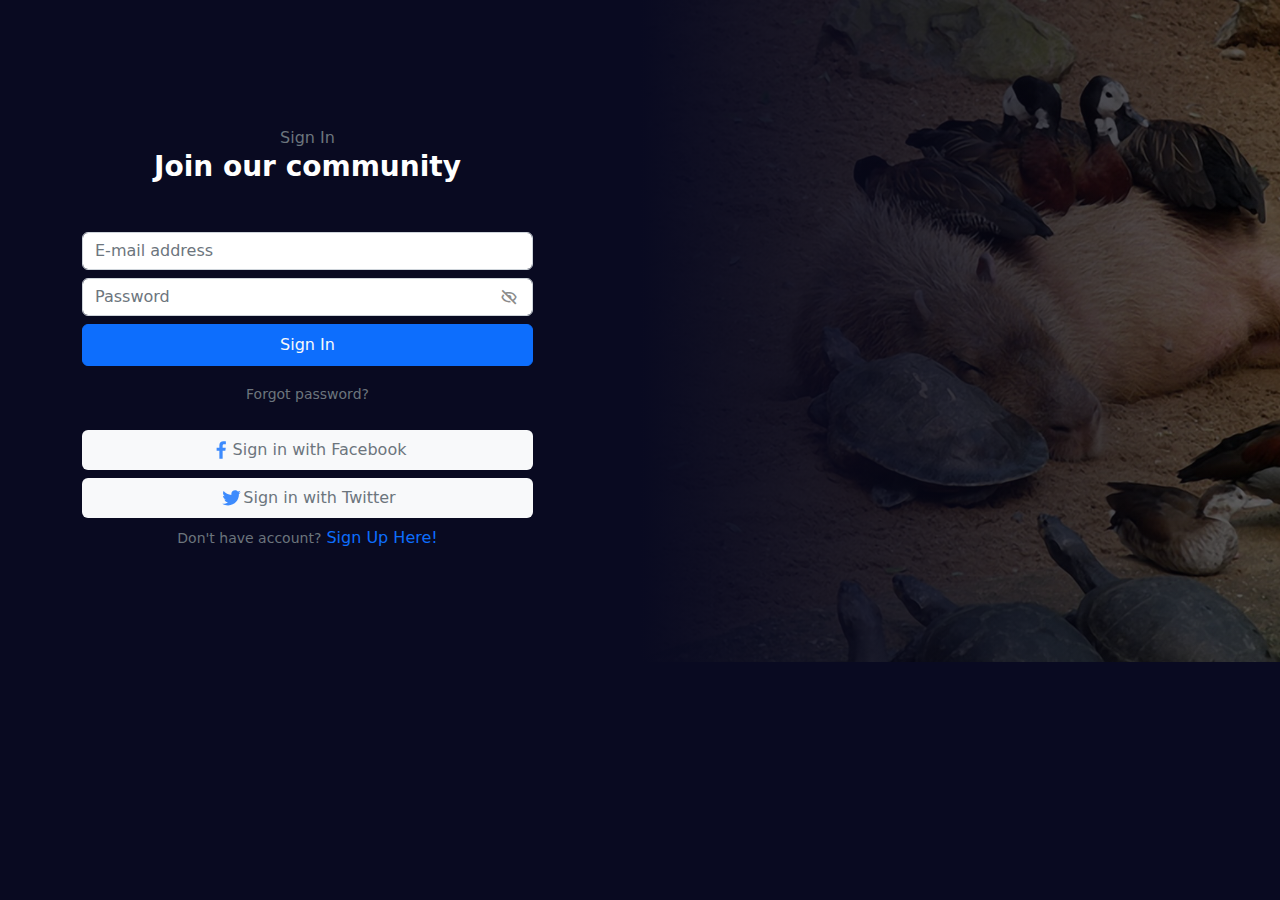
<file: public/sign-up.html>
<!DOCTYPE html>
<html lang="en">
<head>
    <title>SIgn to Quack</title>
    <meta charset="utf-8">
    <meta name="viewport" content="width=device-width, initial-scale=1, shrink-to-fit=no">
    <link rel="stylesheet" href="css/bootstrap/bootstrap.min.css">
    <link rel="icon" type="image/png" sizes="32x32" href="shuffle-for-bootstrap.png">
    <link rel="stylesheet" href="https://cdnjs.cloudflare.com/ajax/libs/font-awesome/6.3.0/css/all.min.css"/>
    <link href='https://unpkg.com/boxicons@2.0.7/css/boxicons.min.css' rel='stylesheet'>   
    <style>
      .form.sign{
          position: absolute;
          max-width: 475px;
          opacity: 0;
          pointer-events: none;
      }
      
      .forms.show-signup .form.login{
          opacity: 0;
          pointer-events: none;
          z-index: -1;
      }
      .forms.show-signup .form.sign{
          opacity: 1;
          pointer-events: auto;
      }
      .form .field{
          position: relative;
      }

      .eye-icon{
          position: absolute;
          top: 50%;
          right: 10px;
          transform: translateY(-50%);
          font-size: 18px;
          color: #8b8b8b;
          cursor: pointer;
          padding: 5px;
      }
      .field button{
          color: #fff;
          background:#00fff262;
          transition: all 0.3s ease;
          cursor: pointer;
      }
      .field button:hover{
          background:  #ffffff;
          color: #0054ff;
      }
    </style>
</head>
<body style="background: #090a21; color: white;">
    <div class="container-fluid p-lg-0" style="max-height: 100vh;">
                        
      <section class="position-relative " style="padding-top: 78px;">
        <div class="container">
          <div class="row forms" >
            <div class="col-12 col-md-9 col-lg-5 mx-auto mx-lg-0 mb-5 form login">
              <div>
                <div class="mx-auto text-center py-5">
                  <form action="#">
                    <span class="text-muted">Sign In</span>
                    <h3 class="fw-bold mb-5">Join our community</h3>
                    <div class="field input-field">
                      <input class="form-control mb-2" type="email" placeholder="E-mail address">
                  </div>

                  <div class="field input-field">
                    <input class="form-control mb-2" type="password" placeholder="Password" required>
                    <i class='bx bx-hide eye-icon'></i>
                  </div>
                    
                    
                    <button class="btn btn-primary py-2 w-100 mb-3"><a href="index.php" class="text-light" style="text-decoration:none;">Sign In</a> </button>
                    <a class="d-inline-block link-secondary mb-4" href="#" style="text-decoration:none;"><small>Forgot password?</small></a>
                    <a class="d-flex justify-content-center align-items-center mb-2 py-2 bg-light rounded text-decoration-none text-muted" href="#">
                      <img class="img-fluid" src="bootstrap5-plain-assets/socials/facebook.svg" alt="">
                      <span class="text-muted">Sign in with Facebook</span>
                    </a>
                    <a class="d-flex justify-content-center align-items-center mb-2 py-2 bg-light rounded text-decoration-none text-muted" href="#">
                      <img class="img-fluid" src="bootstrap5-plain-assets/socials/twitter.svg" alt="">
                      <span class="text-muted">Sign in with Twitter</span>
                    </a>
                    <p class="text-muted">
                      <span><small>Don't have account?</small></span>
                      <a href="#" class="link sign-link" style="text-decoration:none;">Sign Up Here!</a>
                    </p>
                  </form>
                </div>
              </div>
            </div>
            <div class="col-12 col-md-9 col-lg-5 mx-auto mx-lg-0 mb-5 form sign">
              <div class="text-center py-5">
                <span class="text-muted">Sign Up</span>
                <h3 class="fw-bold mb-5">Create new account</h3>
                <div class="row mb-2">
                  <div class="col-12 col-md-6 mb-2 mb-lg-0">
                    <input class="form-control" type="text" placeholder="First Name">
                  </div>
                  <div class="col-12 col-md-6">
                    <input class="form-control" type="text" placeholder="Last Name">
                  </div>
                </div>
                <input class="form-control mb-2" type="email" placeholder="E-mail address">
                <input class="form-control mb-3" type="password" placeholder="Password" required>
                <label class="mb-3">
                  <input class="form-check-input me-2" type="checkbox" name="terms" value="1">
                  <small class="text-muted">By signing up, you agree to our <a href="#">Terms, Data Policy</a> and <a href="#">Cookies Policy</a>.</small>
                </label>
                <button class="btn btn-primary py-2 w-100 mb-3"><a href="#" class="link login-link text-light" style="text-decoration:none;">Sign Up</a></button>
                <p class="text-muted">
                  <span><small>Already have an account?</small></span>
                  <a href="#" class="link login-link" style="text-decoration:none;">Sign In Here!</a>
                </p>
                
              </div>
            </div>
          </div>
          <div class="d-none d-lg-block position-absolute top-0 end-0 bottom-0 w-50" style="background-image: url('image/masbro.jpg'); background-repeat: no-repeat; background-size: cover; filter: brightness(40%); z-index: -2;"></div>
          <div class="d-none d-lg-block position-absolute top-0 end-0 bottom-0 w-100" style="background: linear-gradient(270deg,#11133900 , #090a21, #090a21 );  z-index: -1;"></div>
        </div>
        
        
      </section>
                        
     
            </div>
    <script src="js/bootstrap/bootstrap.bundle.min.js"></script>
    <script>
      const forms = document.querySelector(".forms"),
pwShowHide = document.querySelectorAll(".eye-icon"),
links = document.querySelectorAll(".link");

pwShowHide.forEach(eyeIcon => {
eyeIcon.addEventListener("click", () => {
  let pwFields = eyeIcon.parentElement.parentElement.querySelectorAll(".password");
  
  pwFields.forEach(password => {
      if(password.type === "password"){
          password.type = "text";
          eyeIcon.classList.replace("bx-hide", "bx-show");
          return;
      }
      password.type = "password";
      eyeIcon.classList.replace("bx-show", "bx-hide");
  })
  
})
})      

    links.forEach(link => {
      link.addEventListener("click", e => {
      e.preventDefault();
      forms.classList.toggle("show-signup");
    })
})
  </script>
</body>
</html>
</file>
